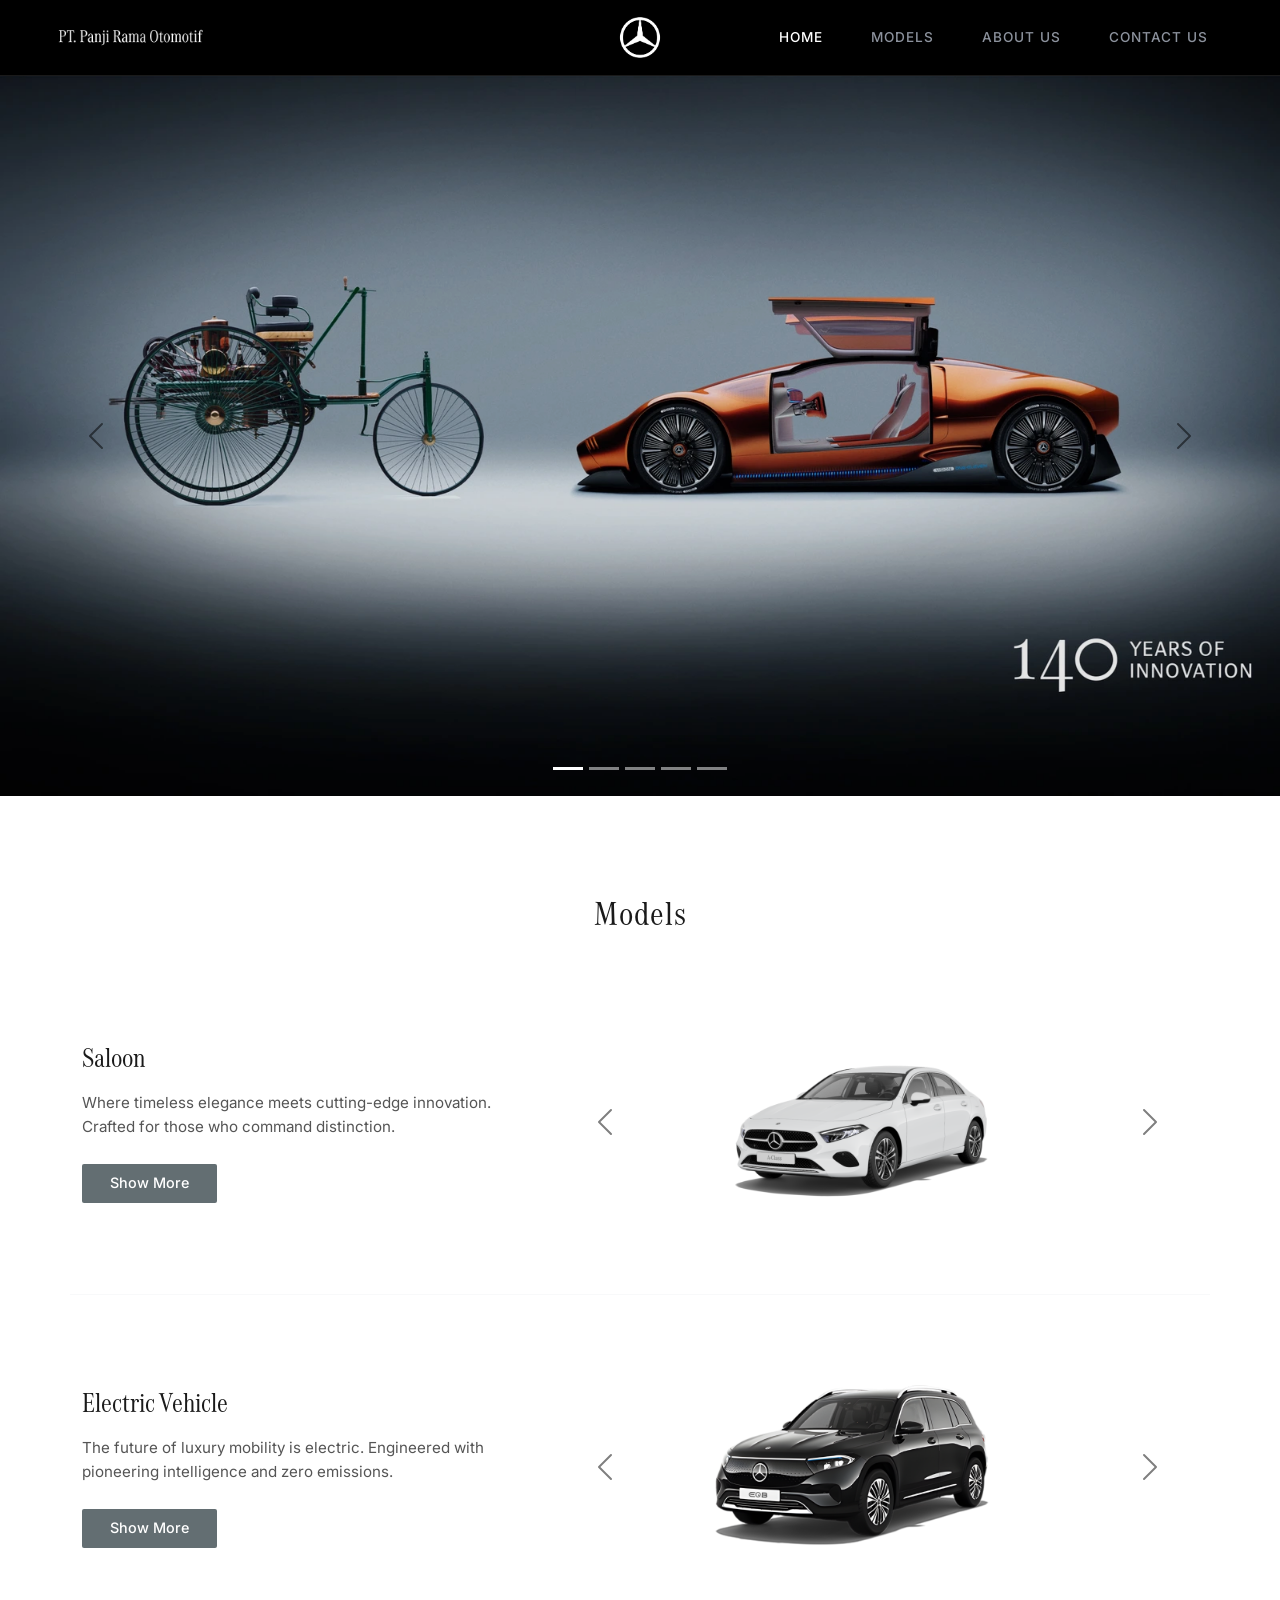
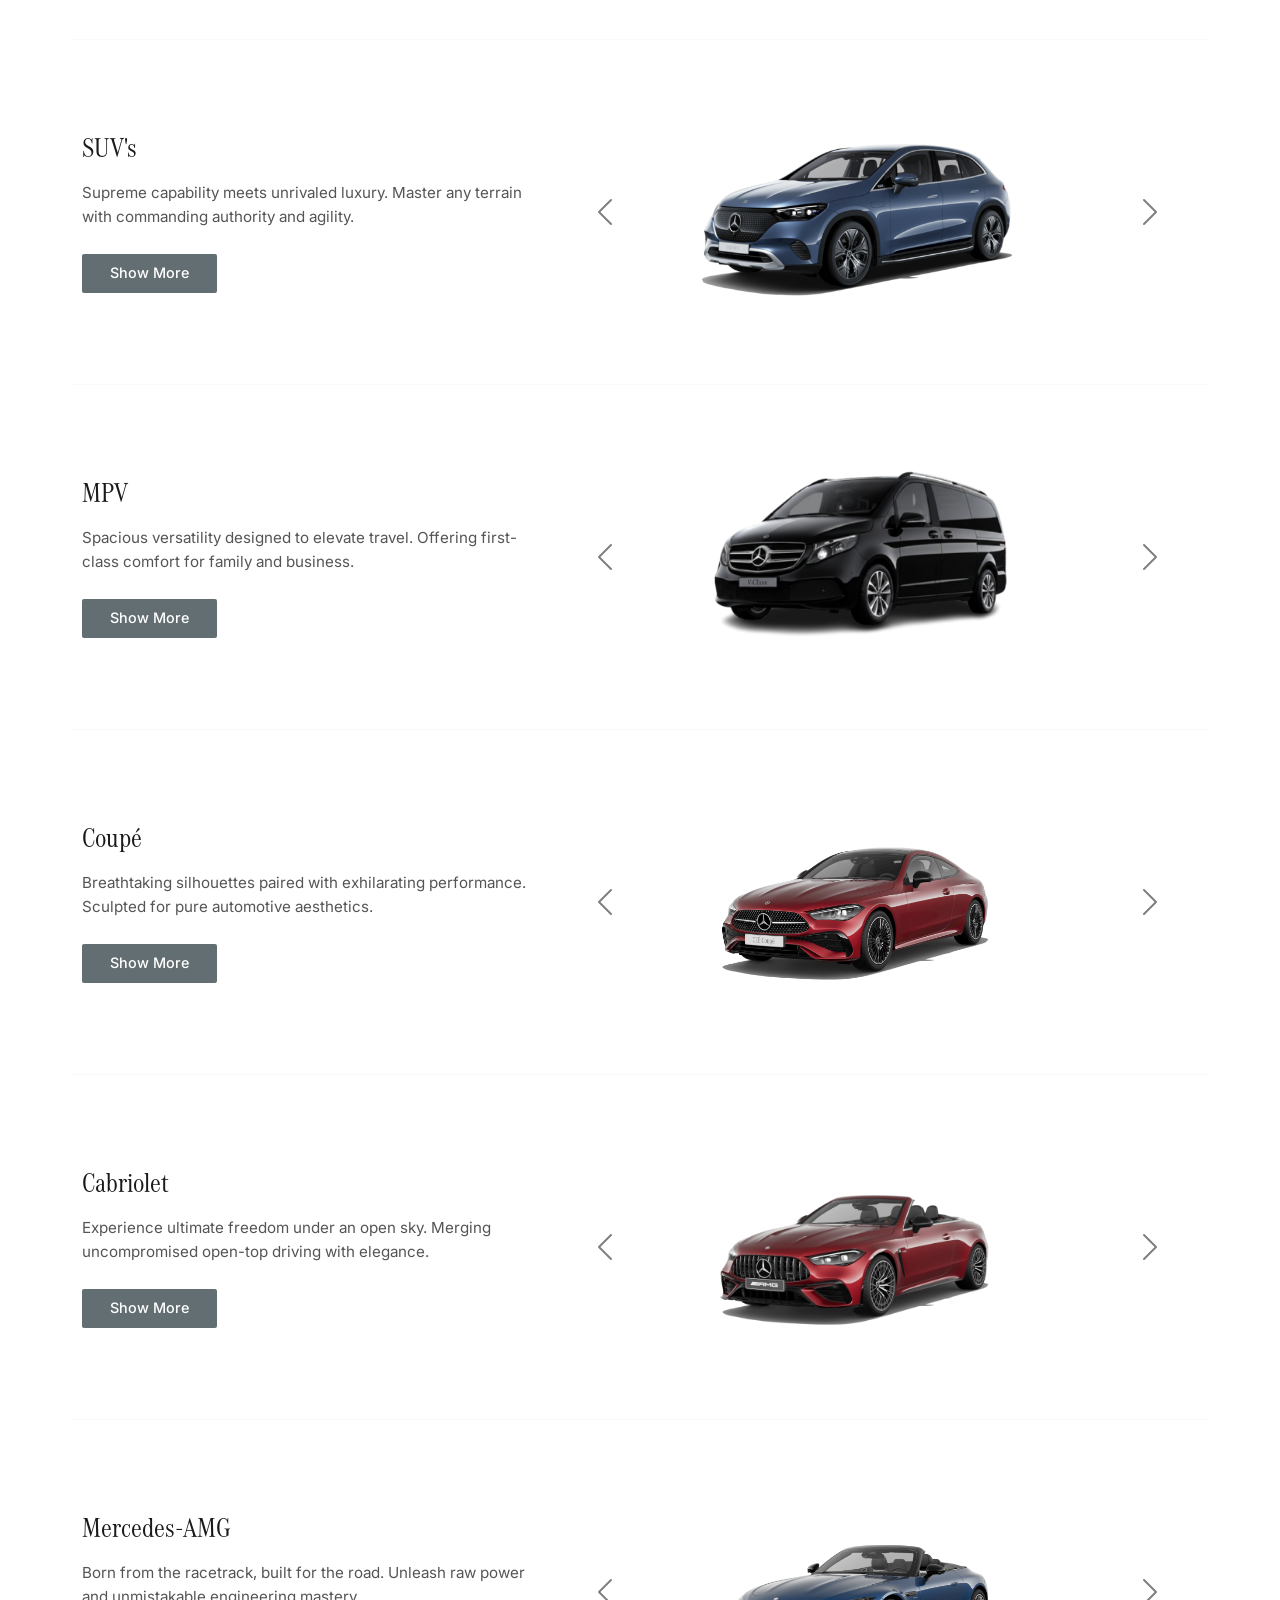
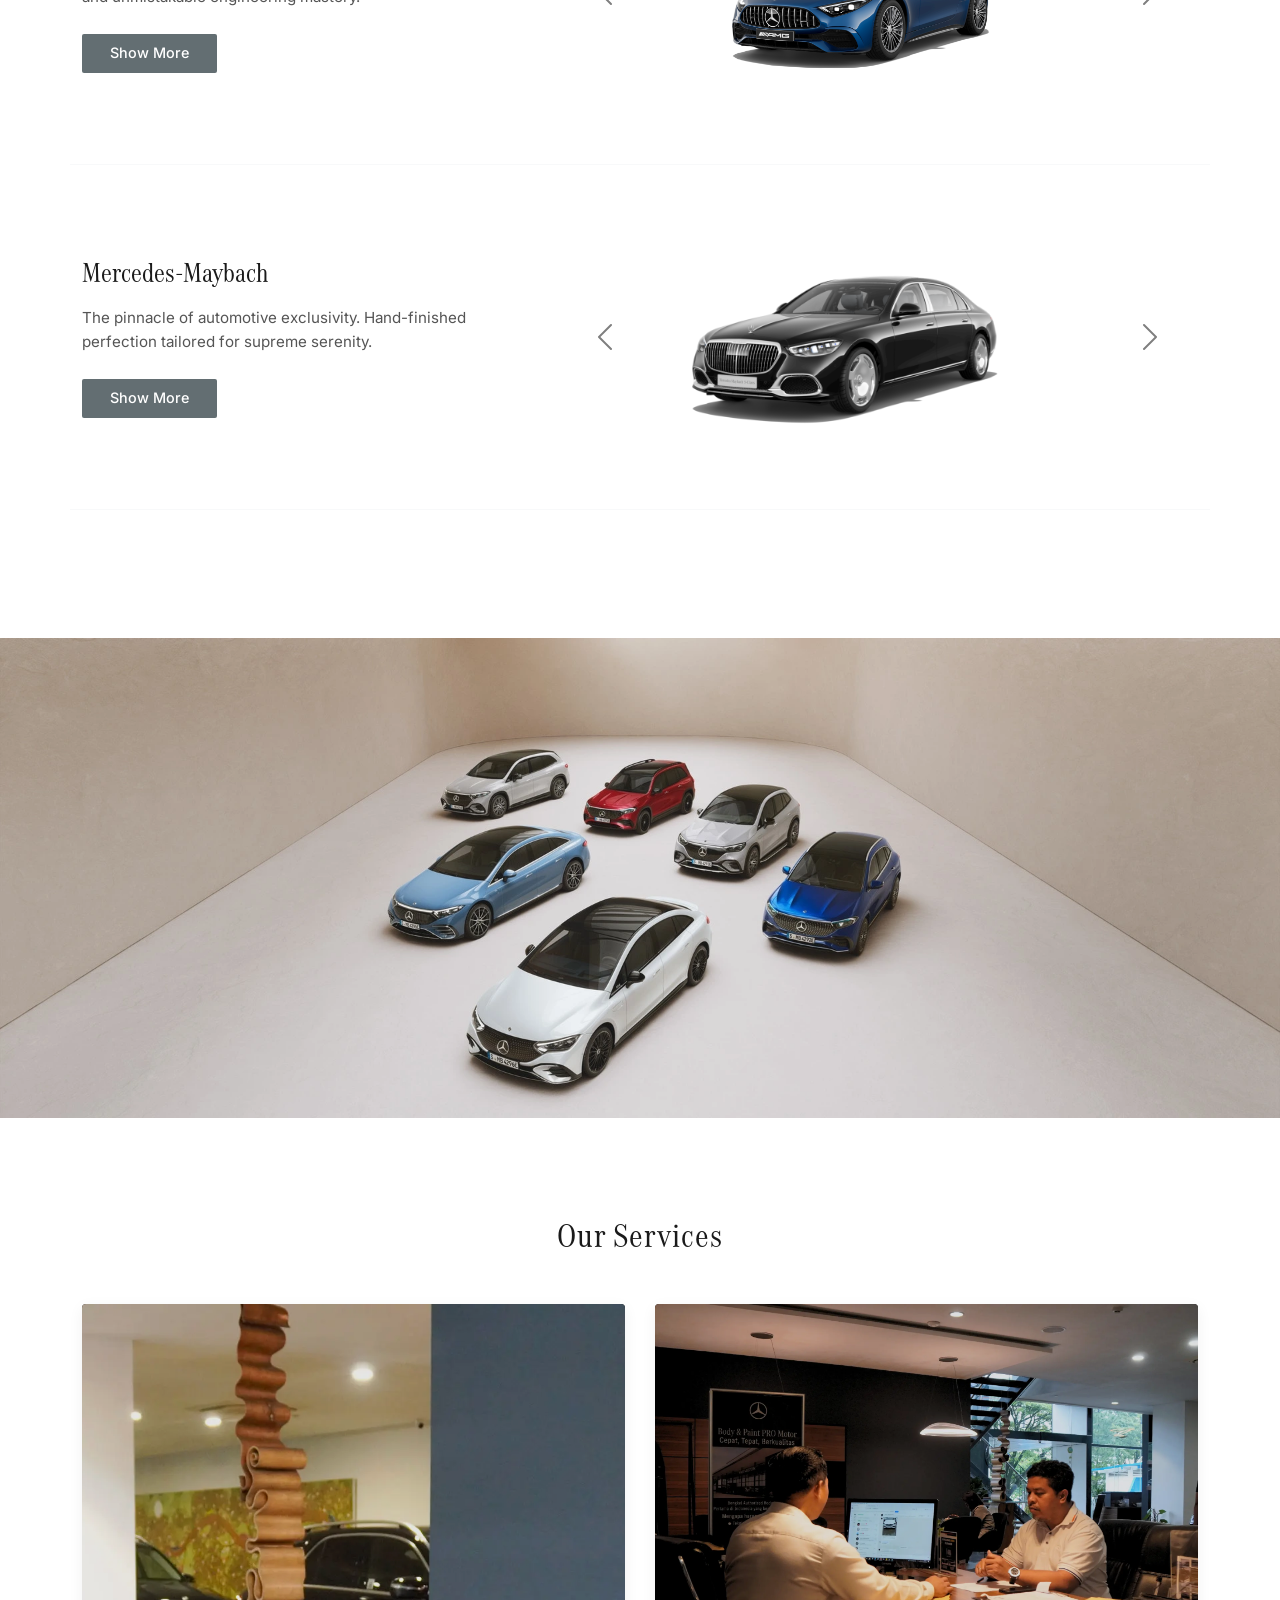
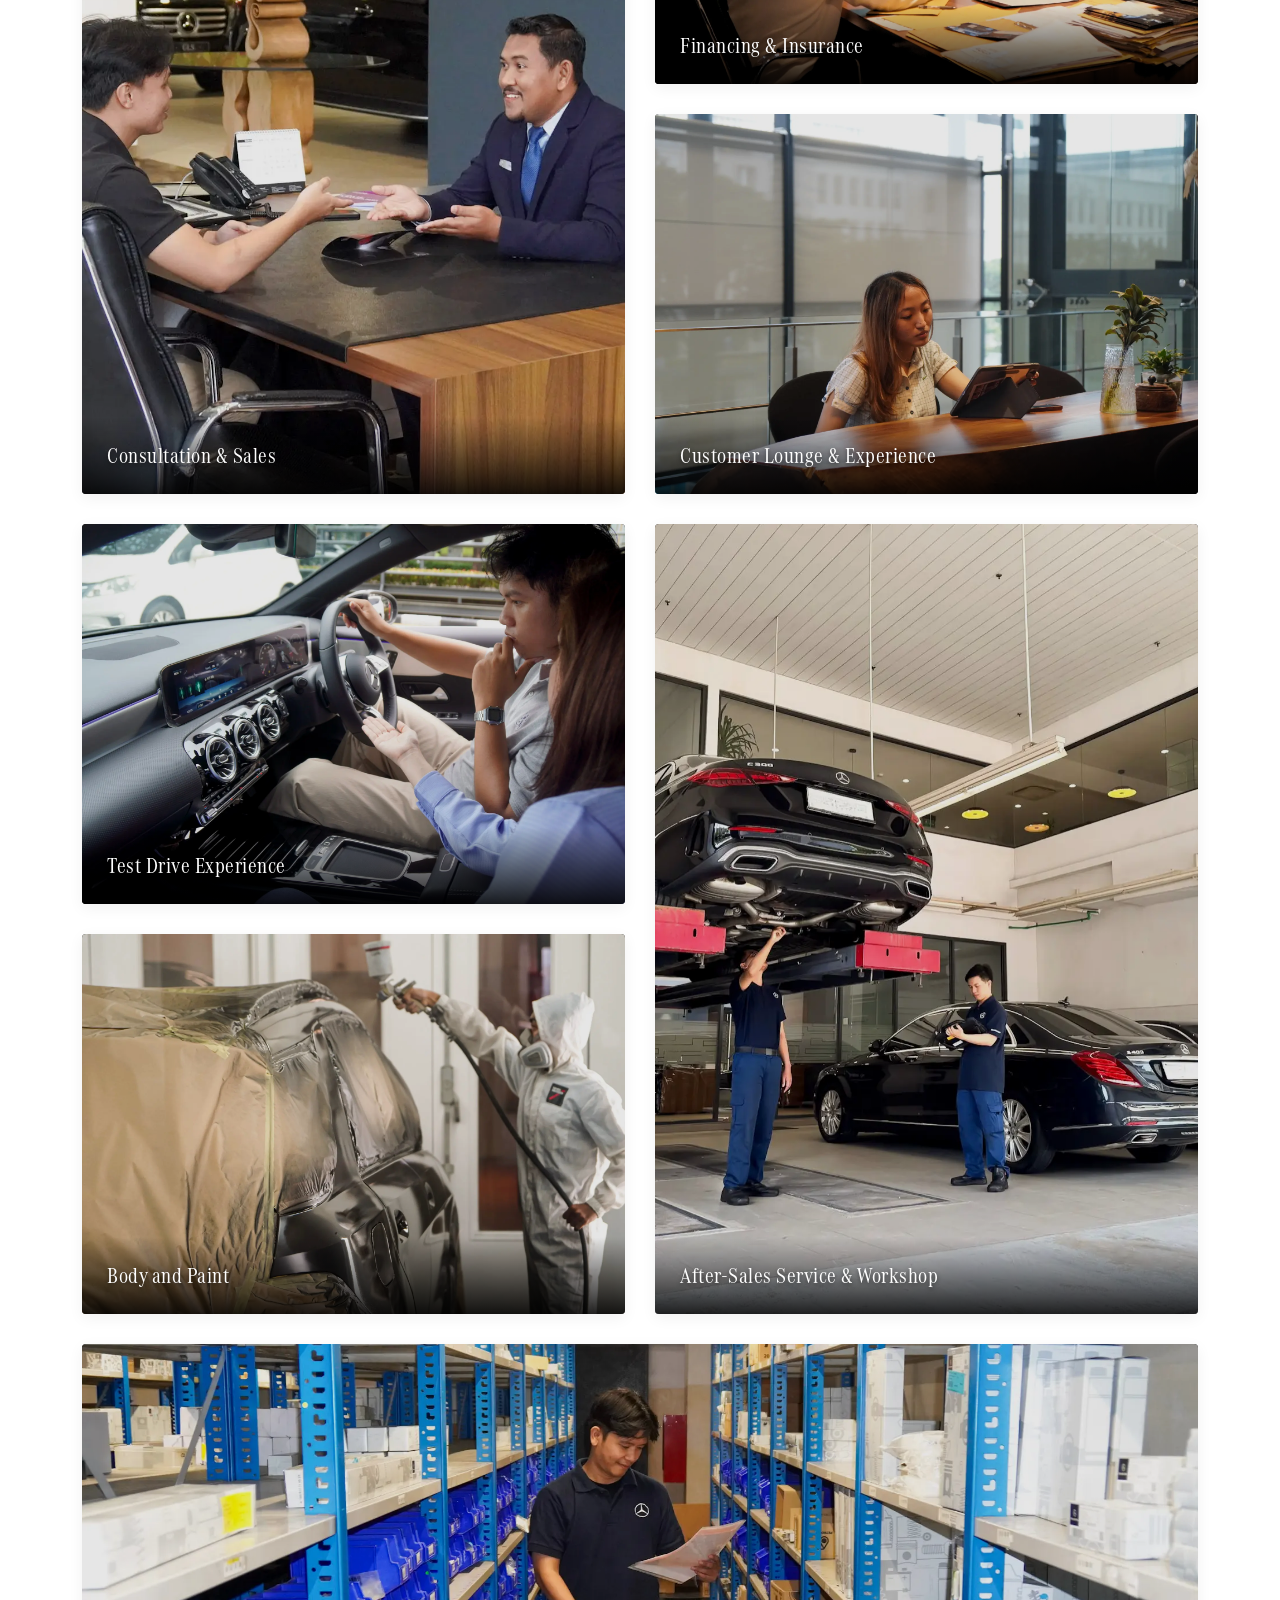
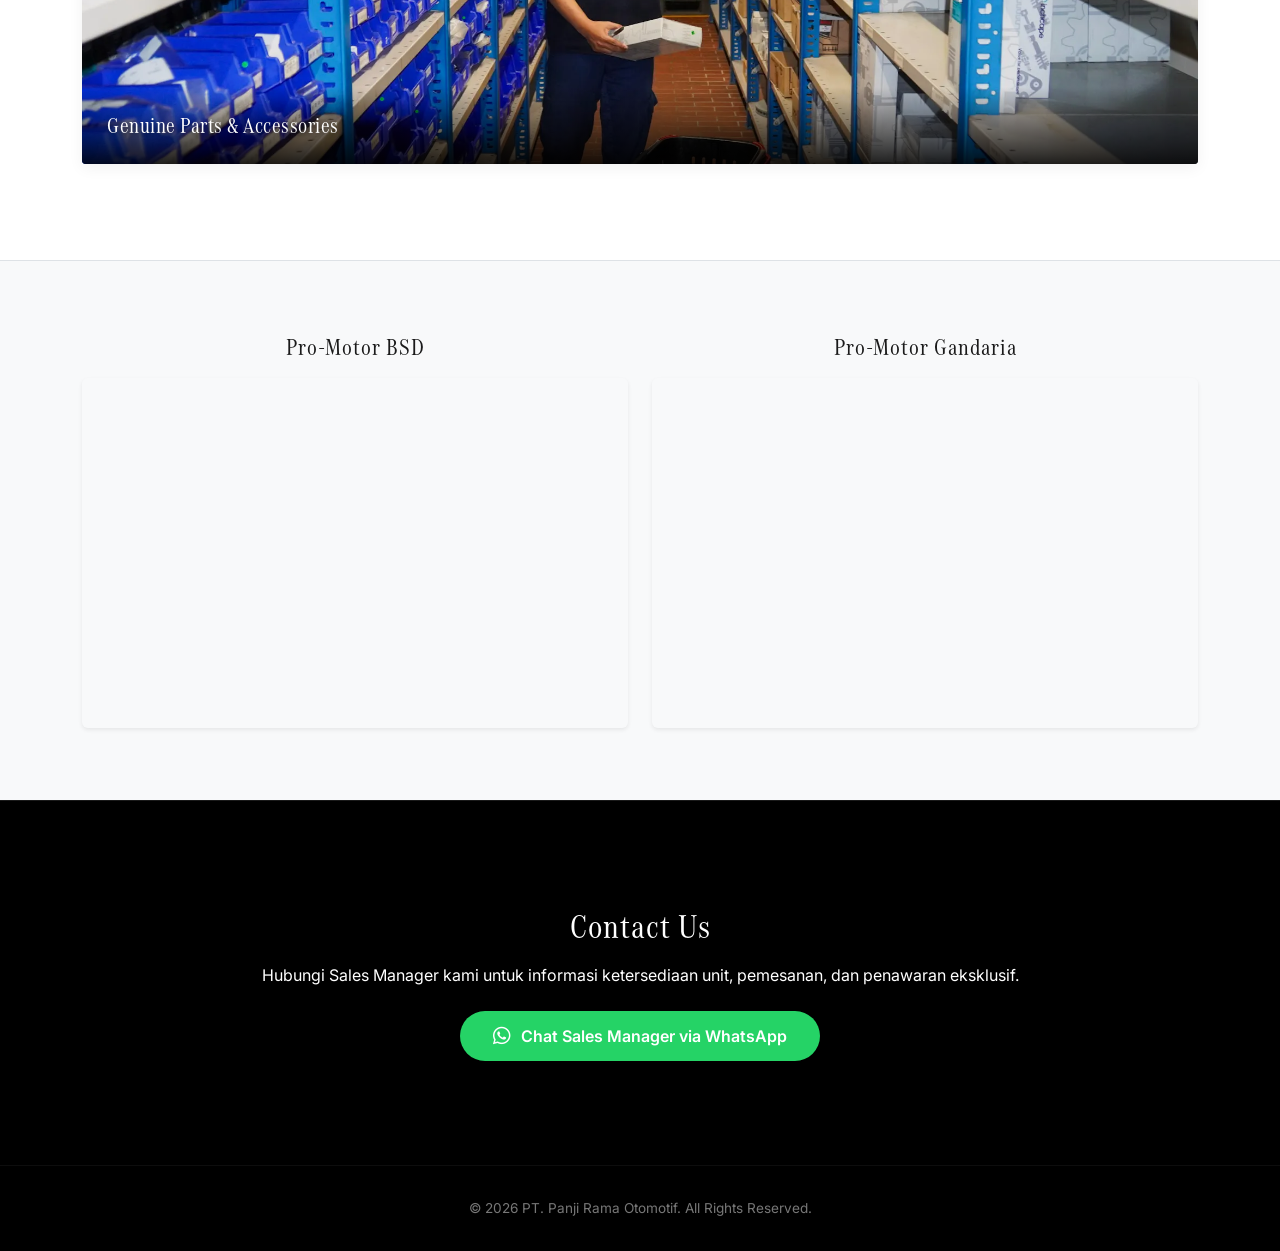
<file: index.html>
<!DOCTYPE html>
<html lang="id">
<head>
    <meta charset="UTF-8">
    <meta name="viewport" content="width=device-width, initial-scale=1.0">
    <title>PT. Panji Rama Otomotif | Luxury Showroom</title>
    <link rel="icon" type="image/png" href="assets/HiRes - Logo PRO Motor.png">
    <!-- Bootstrap 5 CSS -->
    <link href="https://cdn.jsdelivr.net/npm/bootstrap@5.3.2/dist/css/bootstrap.min.css" rel="stylesheet">
    <!-- FontAwesome Icons -->
    <link rel="stylesheet" href="https://cdnjs.cloudflare.com/ajax/libs/font-awesome/6.4.2/css/all.min.css">
    <!-- Google Fonts: Inter & Serif fallback -->
    <link href="https://fonts.googleapis.com/css2?family=Cinzel:wght@500;700&family=Inter:wght@300;400;500;600&display=swap" rel="stylesheet">
    <link rel="stylesheet" href="style.css">
</head>
<body id="home">

    <!-- Navbar -->
    <nav class="navbar navbar-expand-lg navbar-custom sticky-top">
        <div class="container-fluid px-4">
            <!-- Brand / Logo -->
            <a class="navbar-brand d-flex align-items-center gap-2" href="#home">
                <img src="assets/proputih.png" style="width: 150px;" alt="logo promotor">
            </a>

            <div class="d-none d-lg-flex position-absolute start-50 translate-middle-x">
            <img src="assets/LOGOSTAR-WHITE.png" style="width: 45px;" alt="logo star">
        </div>

        <!-- Bagian Kanan: Logo Bintang Mobile & Tombol Toggler -->
        <div class="d-flex align-items-center gap-3 d-lg-none">
            <!-- Logo Bintang untuk Mobile (Ukuran 45px) -->
            <img src="assets/LOGOSTAR-WHITE.png" style="width: 30px;" alt="logo star">
            
            <!-- Mobile Toggler -->
            <button class="navbar-toggler border-0 shadow-none text-light" type="button" data-bs-toggle="collapse" data-bs-target="#navbarNav">
                <i class="fa-solid fa-bars fs-4"></i>
            </button>
        </div>
        
            <!-- Center Logo / Emblem placeholder
            <div class="d-flex align-items-center justify-content-center position-absolute start-50 translate-middle-x d-none d-lg-flex">
                <img src="assets/LOGOSTAR-WHITE.png" style="width: 45px;" alt="logo emblem">
            </div>

            Wrapper Khusus Mobile: Logo Bintang + Tombol Toggler (Agar tetap muncul di HP)
            <div class="d-flex align-items-center gap-2">
                <div class="rounded-circle border border-secondary border-opacity-50 p-1 d-flex align-items-center justify-content-center bg-black d-lg-none" style="width: 38px; height: 38px;">
                    <i class="fa-solid fa-star text-light" style="font-size: 0.75rem;"></i>
                </div>
                <button class="navbar-toggler border-0 shadow-none text-light" type="button" data-bs-toggle="collapse" data-bs-target="#navbarNav">
                    <i class="fa-solid fa-bars fs-4"></i>
                </button>
            </div>

            Mobile Toggler 
            <button class="navbar-toggler border-0 shadow-none text-light" type="button" data-bs-toggle="collapse" data-bs-target="#navbarNav">
                <i class="fa-solid fa-bars fs-4"></i>
            </button>
            -->
        
            <!-- Navigation Links -->
           <div class="collapse navbar-collapse justify-content-end" id="navbarNav">
            <ul class="navbar-nav align-items-lg-center gap-lg-3">
                <li class="nav-item">
                    <a class="nav-link active" href="#home">Home</a>
                </li>
                <li class="nav-item">
                    <a class="nav-link" href="models.html">Models</a>
                </li>
                <li class="nav-item">
                    <a class="nav-link" href="about.html">About Us</a>
                </li>
                <li class="nav-item">
                    <a class="nav-link" href="contactus.html">Contact Us</a>
                </li>
            </ul>
        </div>

    </div>
    </nav>

    <!-- Main Hero Carousel (10 seconds auto interval) -->
    <div id="mainHeroCarousel" class="carousel slide hero-carousel" data-bs-ride="carousel" data-bs-interval="10000">
        <div class="carousel-indicators">
            <button type="button" data-bs-target="#mainHeroCarousel" data-bs-slide-to="0" class="active" aria-current="true" aria-label="Slide 1"></button>
            <button type="button" data-bs-target="#mainHeroCarousel" data-bs-slide-to="1" aria-label="Slide 2"></button>
            <button type="button" data-bs-target="#mainHeroCarousel" data-bs-slide-to="2" aria-label="Slide 3"></button>
            <button type="button" data-bs-target="#mainHeroCarousel" data-bs-slide-to="3" aria-label="Slide 4"></button>
            <button type="button" data-bs-target="#mainHeroCarousel" data-bs-slide-to="4" aria-label="Slide 5"></button>
        </div>
        <div class="carousel-inner">
            <div class="carousel-item active">
                <img src="assets/140years.webp" alt="Showroom Banner 1" onerror="this.src='https://placehold.co/1920x1080/1a1a1a/ffffff?text=Luxury+Collection+1'">
            </div>
            <div class="carousel-item">
                <img src="assets/star-drive.webp" alt="Showroom Banner 3" onerror="this.src='https://placehold.co/1920x1080/1a1a1a/ffffff?text=Luxury+Collection+3'">
            </div>
            <div class="carousel-item">
                <img src="assets/maybachcollections1.webp" alt="Showroom Banner 4" onerror="this.src='https://placehold.co/1920x1080/1a1a1a/ffffff?text=Luxury+Collection+3'">
            </div>
            <div class="carousel-item">
                <img src="assets/bca-expo-2026_web_home-banner_1890x806-1.webp" alt="Showroom Banner 2" onerror="this.src='https://placehold.co/1920x1080/1a1a1a/ffffff?text=Luxury+Collection+2'">
            </div>
            <div class="carousel-item">
                <img src="assets/new-cla1.webp" alt="Showroom Banner 3" onerror="this.src='https://placehold.co/1920x1080/1a1a1a/ffffff?text=Luxury+Collection+3'">
            </div>
        </div>
        <button class="carousel-control-prev" type="button" data-bs-target="#mainHeroCarousel" data-bs-slide="prev">
            <span class="carousel-control-prev-icon" aria-hidden="true"></span>
            <span class="visually-hidden">Previous</span>
        </button>
        <button class="carousel-control-next" type="button" data-bs-target="#mainHeroCarousel" data-bs-slide="next">
            <span class="carousel-control-next-icon" aria-hidden="true"></span>
            <span class="visually-hidden">Next</span>
        </button>
    </div>

    

    <!-- Models Section -->
    <section id="models" class="py-5 my-4">
        <div class="container py-4">
            
            <!-- Section Header -->
            <div class="text-center mb-5">
                <h2 class="models-header mb-3">Models</h2>

            </div>

            <!-- Model Item 1: Saloon -->
            <div class="row align-items-center mb-3 pb-3 border-bottom border-light">
                <div class="col-lg-5 mb-4 mb-lg-0">
                    <h3 class="model-title mb-3">Saloon</h3>
                    <p class="model-desc mb-4">
                        Where timeless elegance meets cutting-edge innovation. Crafted for those who command distinction.
                    </p>
                    <a href="models.html#saloon" target="_blank" class="btn-custom-dark">
                        Show More
                    </a>
                </div>
                <div class="col-lg-7">
                    <div id="saloonCarousel" class="carousel slide sub-carousel" data-bs-ride="carousel">
                        <div class="carousel-inner">
                            <div class="carousel-item active text-center">
                                <img src="assets/A-CLASS.png" class="img-fluid rounded" alt="Saloon 1" onerror="this.src='https://placehold.co/700x400/e9ecef/212529?text=Saloon+Car'">
                            </div>
                            <div class="carousel-item text-center">
                                <img src="assets/C-CLASS.png" class="img-fluid rounded" alt="Saloon 2" onerror="this.src='https://placehold.co/700x400/e9ecef/212529?text=Saloon+Car+2'">
                            </div>
                            <div class="carousel-item text-center">
                                <img src="assets/C-300-AMG.png" class="img-fluid rounded" alt="Saloon 2" onerror="this.src='https://placehold.co/700x400/e9ecef/212529?text=Saloon+Car+2'">
                            </div>
                            <div class="carousel-item text-center">
                                <img src="assets/E-CLASS.png" class="img-fluid rounded" alt="Saloon 2" onerror="this.src='https://placehold.co/700x400/e9ecef/212529?text=Saloon+Car+2'">
                            </div>
                            <div class="carousel-item text-center">
                                <img src="assets/E-300-AMG-Line.png" class="img-fluid rounded" alt="Saloon 2" onerror="this.src='https://placehold.co/700x400/e9ecef/212529?text=Saloon+Car+2'">
                            </div>
                            <div class="carousel-item text-center">
                                <img src="assets/S-CLASS.png" class="img-fluid rounded" alt="Saloon 2" onerror="this.src='https://placehold.co/700x400/e9ecef/212529?text=Saloon+Car+2'">
                            </div>
                            <div class="carousel-item text-center">
                                <img src="assets/EQE.png" class="img-fluid rounded" alt="Saloon 2" onerror="this.src='https://placehold.co/700x400/e9ecef/212529?text=Saloon+Car+2'">
                            </div>
                            <div class="carousel-item text-center">
                                <img src="assets/EQS-450-Art-Line.png" class="img-fluid rounded" alt="Saloon 2" onerror="this.src='https://placehold.co/700x400/e9ecef/212529?text=Saloon+Car+2'">
                            </div>
                            <div class="carousel-item text-center">
                                <img src="assets/EQS-AMG-Line.png" class="img-fluid rounded" alt="Saloon 2" onerror="this.src='https://placehold.co/700x400/e9ecef/212529?text=Saloon+Car+2'">
                            </div>
                            <div class="carousel-item text-center">
                                <img src="assets/EQS.png" class="img-fluid rounded" alt="Saloon 2" onerror="this.src='https://placehold.co/700x400/e9ecef/212529?text=Saloon+Car+2'">
                            </div>
                            <div class="carousel-item text-center">
                                <img src="assets/MAYBACH-S-CLASS.png" class="img-fluid rounded" alt="Saloon 2" onerror="this.src='https://placehold.co/700x400/e9ecef/212529?text=Saloon+Car+2'">
                            </div>
                            <div class="carousel-item text-center">
                                <img src="assets/AMG-A-35.png" class="img-fluid rounded" alt="Saloon 2" onerror="this.src='https://placehold.co/700x400/e9ecef/212529?text=Saloon+Car+2'">
                            </div>
                        </div>
                        <button class="carousel-control-prev" type="button" data-bs-target="#saloonCarousel" data-bs-slide="prev">
                            <span class="carousel-control-prev-icon" aria-hidden="true"></span>
                            <span class="visually-hidden">Previous</span>
                        </button>
                        <button class="carousel-control-next" type="button" data-bs-target="#saloonCarousel" data-bs-slide="next">
                            <span class="carousel-control-next-icon" aria-hidden="true"></span>
                            <span class="visually-hidden">Next</span>
                        </button>
                    </div>
                </div>
            </div>

            <!-- Model Item 2: Electric Vehicle -->
            <div class="row align-items-center mb-3 pb-3 border-bottom border-light">
                <div class="col-lg-5 mb-4 mb-lg-0">
                    <h3 class="model-title mb-3">Electric Vehicle</h3>
                    <p class="model-desc mb-4">
                        The future of luxury mobility is electric. Engineered with pioneering intelligence and zero emissions.
                    </p>
                    <a href="models.html#electric" target="_blank" class="btn-custom-dark">
                        Show More
                    </a>
                </div>
                <div class="col-lg-7">
                    <div id="evCarousel" class="carousel slide sub-carousel" data-bs-ride="carousel">
                        <div class="carousel-inner">
                            <div class="carousel-item active text-center">
                                <img src="assets/EQB-250.png" class="img-fluid rounded" alt="EV 1" onerror="this.src='https://placehold.co/700x400/e9ecef/212529?text=Electric+Vehicle'">
                            </div>
                            <div class="carousel-item text-center">
                                <img src="assets/EQE.png" class="img-fluid rounded" alt="EV 2" onerror="this.src='https://placehold.co/700x400/e9ecef/212529?text=Electric+Vehicle+2'">
                            </div>
                            <div class="carousel-item text-center">
                                <img src="assets/EQE-SUV.png" class="img-fluid rounded" alt="EV 2" onerror="this.src='https://placehold.co/700x400/e9ecef/212529?text=Electric+Vehicle+2'">
                            </div>
                            <div class="carousel-item text-center">
                                <img src="assets/EQS-450-Art-Line.png" class="img-fluid rounded" alt="EV 2" onerror="this.src='https://placehold.co/700x400/e9ecef/212529?text=Electric+Vehicle+2'">
                            </div>
                            <div class="carousel-item text-center">
                                <img src="assets/EQS-AMG-Line.png" class="img-fluid rounded" alt="EV 2" onerror="this.src='https://placehold.co/700x400/e9ecef/212529?text=Electric+Vehicle+2'">
                            </div>
                            <div class="carousel-item text-center">
                                <img src="assets/EQS.png" class="img-fluid rounded" alt="EV 2" onerror="this.src='https://placehold.co/700x400/e9ecef/212529?text=Electric+Vehicle+2'">
                            </div>
                            <div class="carousel-item text-center">
                                <img src="assets/EQS-680-SUV.png" class="img-fluid rounded" alt="EV 2" onerror="this.src='https://placehold.co/700x400/e9ecef/212529?text=Electric+Vehicle+2'">
                            </div>
                            <div class="carousel-item text-center">
                                <img src="assets/MAYBACH-EQS.png" class="img-fluid rounded" alt="EV 2" onerror="this.src='https://placehold.co/700x400/e9ecef/212529?text=Electric+Vehicle+2'">
                            </div>
                            <div class="carousel-item text-center">
                                <img src="assets/G-580.png" class="img-fluid rounded" alt="EV 2" onerror="this.src='https://placehold.co/700x400/e9ecef/212529?text=Electric+Vehicle+2'">
                            </div>
                        </div>
                        <button class="carousel-control-prev" type="button" data-bs-target="#evCarousel" data-bs-slide="prev">
                            <span class="carousel-control-prev-icon" aria-hidden="true"></span>
                            <span class="visually-hidden">Previous</span>
                        </button>
                        <button class="carousel-control-next" type="button" data-bs-target="#evCarousel" data-bs-slide="next">
                            <span class="carousel-control-next-icon" aria-hidden="true"></span>
                            <span class="visually-hidden">Next</span>
                        </button>
                    </div>
                </div>
            </div>

            <!-- Model Item 3: SUV & Off-Roader -->
            <div class="row align-items-center mb-3 pb-3 border-bottom border-light">
                <div class="col-lg-5 mb-4 mb-lg-0">
                    <h3 class="model-title mb-3">SUV's</h3>
                    <p class="model-desc mb-4">
                        Supreme capability meets unrivaled luxury. Master any terrain with commanding authority and agility.
                    </p>
                    <a href="models.html#suv" target="_blank" class="btn-custom-dark">
                        Show More
                    </a>
                </div>
                <div class="col-lg-7">
                    <div id="suvCarousel" class="carousel slide sub-carousel" data-bs-ride="carousel">
                        <div class="carousel-inner">
                            <div class="carousel-item active text-center">
                                <img src="assets/EQE-SUV.png" class="img-fluid rounded" alt="SUV 1" onerror="this.src='https://placehold.co/700x400/e9ecef/212529?text=SUV+Car'">
                            </div>
                            <div class="carousel-item text-center">
                                <img src="assets/EQS-SUV.png" class="img-fluid rounded" alt="SUV 2" onerror="this.src='https://placehold.co/700x400/e9ecef/212529?text=SUV+Car+2'">
                            </div>
                            <div class="carousel-item text-center">
                                <img src="assets/AMG-GLA-35.png" class="img-fluid rounded" alt="SUV 2" onerror="this.src='https://placehold.co/700x400/e9ecef/212529?text=SUV+Car+2'">
                            </div>
                             <div class="carousel-item text-center">
                                <img src="assets/EQB-250.png" class="img-fluid rounded" alt="SUV 2" onerror="this.src='https://placehold.co/700x400/e9ecef/212529?text=SUV+Car+2'">
                            </div>
                            <div class="carousel-item text-center">
                                <img src="assets/AMG-GLA-35.png" class="img-fluid rounded" alt="SUV 2" onerror="this.src='https://placehold.co/700x400/e9ecef/212529?text=SUV+Car+2'">
                            </div>
                            <div class="carousel-item text-center">
                                <img src="assets/GLB.png" class="img-fluid rounded" alt="SUV 2" onerror="this.src='https://placehold.co/700x400/e9ecef/212529?text=SUV+Car+2'">
                            </div>
                            <div class="carousel-item text-center">
                                <img src="assets/GLC.png" class="img-fluid rounded" alt="SUV 2" onerror="this.src='https://placehold.co/700x400/e9ecef/212529?text=SUV+Car+2'">
                            </div>
                            <div class="carousel-item text-center">
                                <img src="assets/GLE.png" class="img-fluid rounded" alt="SUV 2" onerror="this.src='https://placehold.co/700x400/e9ecef/212529?text=SUV+Car+2'">
                            </div>
                            <div class="carousel-item text-center">
                                <img src="assets/GLS.png" class="img-fluid rounded" alt="SUV 2" onerror="this.src='https://placehold.co/700x400/e9ecef/212529?text=SUV+Car+2'">
                            </div>
                            <div class="carousel-item text-center">
                                <img src="assets/EQA-250-Art-Line.png" class="img-fluid rounded" alt="SUV 2" onerror="this.src='https://placehold.co/700x400/e9ecef/212529?text=SUV+Car+2'">
                            </div>
                            <div class="carousel-item text-center">
                                <img src="assets/G-63-AMG.png" class="img-fluid rounded" alt="SUV 2" onerror="this.src='https://placehold.co/700x400/e9ecef/212529?text=SUV+Car+2'">
                            </div>
                            <div class="carousel-item text-center">
                                <img src="assets/G-500.png" class="img-fluid rounded" alt="SUV 2" onerror="this.src='https://placehold.co/700x400/e9ecef/212529?text=SUV+Car+2'">
                            </div>
                            <div class="carousel-item text-center">
                                <img src="assets/G-580.png" class="img-fluid rounded" alt="SUV 2" onerror="this.src='https://placehold.co/700x400/e9ecef/212529?text=SUV+Car+2'">
                            </div>
                            <div class="carousel-item text-center">
                                <img src="assets/GLS-MAYBACH.png" class="img-fluid rounded" alt="SUV 2" onerror="this.src='https://placehold.co/700x400/e9ecef/212529?text=SUV+Car+2'">
                            </div>
                            <div class="carousel-item text-center">
                                <img src="assets/EQS-680-SUV.png" class="img-fluid rounded" alt="SUV 2" onerror="this.src='https://placehold.co/700x400/e9ecef/212529?text=SUV+Car+2'">
                            </div>
                        </div>
                        <button class="carousel-control-prev" type="button" data-bs-target="#suvCarousel" data-bs-slide="prev">
                            <span class="carousel-control-prev-icon" aria-hidden="true"></span>
                            <span class="visually-hidden">Previous</span>
                        </button>
                        <button class="carousel-control-next" type="button" data-bs-target="#suvCarousel" data-bs-slide="next">
                            <span class="carousel-control-next-icon" aria-hidden="true"></span>
                            <span class="visually-hidden">Next</span>
                        </button>
                    </div>
                </div>
            </div>

            <!-- Model Item 4: MPV -->
            <div class="row align-items-center mb-3 pb-3 border-bottom border-light">
                <div class="col-lg-5 mb-4 mb-lg-0">
                    <h3 class="model-title mb-3">MPV</h3>
                    <p class="model-desc mb-4">
                        Spacious versatility designed to elevate travel. Offering first-class comfort for family and business.
                    </p>
                    <a href="models.html#mpv" target="_blank" class="btn-custom-dark">
                        Show More
                    </a>
                </div>
                <div class="col-lg-7">
                    <div id="mpvCarousel" class="carousel slide sub-carousel" data-bs-ride="carousel">
                        <div class="carousel-inner">
                            <div class="carousel-item active text-center">
                                <img src="assets/V-CLASS.png" class="img-fluid rounded" alt="SUV 1" onerror="this.src='https://placehold.co/700x400/e9ecef/212529?text=SUV+Car'">
                            </div>
                        </div>
                        <button class="carousel-control-prev" type="button" data-bs-target="#mpvCarousel" data-bs-slide="prev">
                            <span class="carousel-control-prev-icon" aria-hidden="true"></span>
                            <span class="visually-hidden">Previous</span>
                        </button>
                        <button class="carousel-control-next" type="button" data-bs-target="#mpvCarousel" data-bs-slide="next">
                            <span class="carousel-control-next-icon" aria-hidden="true"></span>
                            <span class="visually-hidden">Next</span>
                        </button>
                    </div>
                </div>
            </div>
            <!-- Model Item 5: Coupe -->
            <div class="row align-items-center mb-3 pb-3 border-bottom border-light">
                <div class="col-lg-5 mb-4 mb-lg-0">
                    <h3 class="model-title mb-3">Coupé</h3>
                    <p class="model-desc mb-4">
                        Breathtaking silhouettes paired with exhilarating performance. Sculpted for pure automotive aesthetics.
                    </p>
                    <a href="models.html#coupe" target="_blank" class="btn-custom-dark">
                        Show More
                    </a>
                </div>
                <div class="col-lg-7">
                    <div id="coupeCarousel" class="carousel slide sub-carousel" data-bs-ride="carousel">
                        <div class="carousel-inner">
                            <div class="carousel-item active text-center">
                                <img src="assets/CLE-300-AMG-Line.avif" class="img-fluid rounded" alt="SUV 1" onerror="this.src='https://placehold.co/700x400/e9ecef/212529?text=SUV+Car'">
                            </div>
                            <div class="carousel-item text-center">
                                <img src="assets/CLA.png" class="img-fluid rounded" alt="SUV 2" onerror="this.src='https://placehold.co/700x400/e9ecef/212529?text=SUV+Car+2'">
                            </div>
                        </div>
                        <button class="carousel-control-prev" type="button" data-bs-target="#coupeCarousel" data-bs-slide="prev">
                            <span class="carousel-control-prev-icon" aria-hidden="true"></span>
                            <span class="visually-hidden">Previous</span>
                        </button>
                        <button class="carousel-control-next" type="button" data-bs-target="#coupeCarousel" data-bs-slide="next">
                            <span class="carousel-control-next-icon" aria-hidden="true"></span>
                            <span class="visually-hidden">Next</span>
                        </button>
                    </div>
                </div>
            </div>
            <!-- Model Item 6: cabriolet -->
            <div class="row align-items-center mb-3 pb-3 border-bottom border-light">
                <div class="col-lg-5 mb-4 mb-lg-0">
                    <h3 class="model-title mb-3">Cabriolet</h3>
                    <p class="model-desc mb-4">
                        Experience ultimate freedom under an open sky. Merging uncompromised open-top driving with elegance.
                    </p>
                    <a href="models.html#cabriolet" target="_blank" class="btn-custom-dark">
                        Show More
                    </a>
                </div>
                <div class="col-lg-7">
                    <div id="cabrioletCarousel" class="carousel slide sub-carousel" data-bs-ride="carousel">
                        <div class="carousel-inner">
                            <div class="carousel-item active text-center">
                                <img src="assets/CLE-53-Cabriolet.png" class="img-fluid rounded" alt="SUV 1" onerror="this.src='https://placehold.co/700x400/e9ecef/212529?text=SUV+Car'">
                            </div>
                            <div class="carousel-item text-center">
                                <img src="assets/SL-43.png" class="img-fluid rounded" alt="SUV 2" onerror="this.src='https://placehold.co/700x400/e9ecef/212529?text=SUV+Car'">
                            </div>
                        </div>
                        <button class="carousel-control-prev" type="button" data-bs-target="#cabrioletCarousel" data-bs-slide="prev">
                            <span class="carousel-control-prev-icon" aria-hidden="true"></span>
                            <span class="visually-hidden">Previous</span>
                        </button>
                        <button class="carousel-control-next" type="button" data-bs-target="#cabrioletCarousel" data-bs-slide="next">
                            <span class="carousel-control-next-icon" aria-hidden="true"></span>
                            <span class="visually-hidden">Next</span>
                        </button>
                    </div>
                </div>
            </div>
            <!-- Model Item 7: AMG -->
            <div class="row align-items-center mb-3 pb-3 border-bottom border-light">
                <div class="col-lg-5 mb-4 mb-lg-0">
                    <h3 class="model-title mb-3">Mercedes-AMG</h3>
                    <p class="model-desc mb-4">
                        Born from the racetrack, built for the road. Unleash raw power and unmistakable engineering mastery.
                    </p>
                    <a href="models.html#amg" target="_blank" class="btn-custom-dark">
                        Show More
                    </a>
                </div>
                <div class="col-lg-7">
                    <div id="amgCarousel" class="carousel slide sub-carousel" data-bs-ride="carousel">
                        <div class="carousel-inner">
                            <div class="carousel-item active text-center">
                                <img src="assets/SL-43.png" class="img-fluid rounded" alt="SUV 1" onerror="this.src='https://placehold.co/700x400/e9ecef/212529?text=SUV+Car'">
                            </div>
                            <div class="carousel-item text-center">
                                <img src="assets/AMG-GLA-35.png" class="img-fluid rounded" alt="SUV 2" onerror="this.src='https://placehold.co/700x400/e9ecef/212529?text=SUV+Car+2'">
                            </div>
                            <div class="carousel-item text-center">
                                <img src="assets/G-63-AMG.png" class="img-fluid rounded" alt="SUV 2" onerror="this.src='https://placehold.co/700x400/e9ecef/212529?text=SUV+Car+2'">
                            </div>
                             <div class="carousel-item text-center">
                                <img src="assets/CLE-53-Cabriolet.png" class="img-fluid rounded" alt="SUV 2" onerror="this.src='https://placehold.co/700x400/e9ecef/212529?text=SUV+Car+2'">
                            </div>
                            <div class="carousel-item text-center">
                                <img src="assets/AMG-A-35.png" class="img-fluid rounded" alt="SUV 2" onerror="this.src='https://placehold.co/700x400/e9ecef/212529?text=SUV+Car+2'">
                            </div>
                            <div class="carousel-item text-center">
                                <img src="assets/C-63.png" class="img-fluid rounded" alt="SUV 2" onerror="this.src='https://placehold.co/700x400/e9ecef/212529?text=SUV+Car+2'">
                            </div>
                            <div class="carousel-item text-center">
                                <img src="assets/GT-63-PRO.png" class="img-fluid rounded" alt="SUV 2" onerror="this.src='https://placehold.co/700x400/e9ecef/212529?text=SUV+Car+2'">
                            </div>
                            <div class="carousel-item text-center">
                                <img src="assets/GLC-Coupe.png" class="img-fluid rounded" alt="SUV 2" onerror="this.src='https://placehold.co/700x400/e9ecef/212529?text=SUV+Car+2'">
                            </div>
                            <div class="carousel-item text-center">
                                <img src="assets/GLE-53.png" class="img-fluid rounded" alt="SUV 2" onerror="this.src='https://placehold.co/700x400/e9ecef/212529?text=SUV+Car+2'">
                            </div>
                        </div>
                        <button class="carousel-control-prev" type="button" data-bs-target="#amgCarousel" data-bs-slide="prev">
                            <span class="carousel-control-prev-icon" aria-hidden="true"></span>
                            <span class="visually-hidden">Previous</span>
                        </button>
                        <button class="carousel-control-next" type="button" data-bs-target="#amgCarousel" data-bs-slide="next">
                            <span class="carousel-control-next-icon" aria-hidden="true"></span>
                            <span class="visually-hidden">Next</span>
                        </button>
                    </div>
                </div>
            </div>
            <!-- Model Item 8: Maybach -->
            <div class="row align-items-center mb-3 pb-3 border-bottom border-light">
                <div class="col-lg-5 mb-4 mb-lg-0">
                    <h3 class="model-title mb-3">Mercedes-Maybach</h3>
                    <p class="model-desc mb-4">
                        The pinnacle of automotive exclusivity. Hand-finished perfection tailored for supreme serenity.
                    </p>
                    <a href="models.html#maybach" target="_blank" class="btn-custom-dark">
                        Show More
                    </a>
                </div>
                <div class="col-lg-7">
                    <div id="maybachCarousel" class="carousel slide sub-carousel" data-bs-ride="carousel">
                        <div class="carousel-inner">
                            <div class="carousel-item active text-center">
                                <img src="assets/MAYBACH-S-CLASS.png" class="img-fluid rounded" alt="SUV 1" onerror="this.src='https://placehold.co/700x400/e9ecef/212529?text=SUV+Car'">
                            </div>
                            <div class="carousel-item text-center">
                                <img src="assets/MAYBACH-EQS.png" class="img-fluid rounded" alt="SUV 2" onerror="this.src='https://placehold.co/700x400/e9ecef/212529?text=SUV+Car+2'">
                            </div>
                            <div class="carousel-item text-center">
                                <img src="assets/EQS-680-SUV.png" class="img-fluid rounded" alt="SUV 2" onerror="this.src='https://placehold.co/700x400/e9ecef/212529?text=SUV+Car+2'">
                            </div>
                        </div>
                        <button class="carousel-control-prev" type="button" data-bs-target="#maybachCarousel" data-bs-slide="prev">
                            <span class="carousel-control-prev-icon" aria-hidden="true"></span>
                            <span class="visually-hidden">Previous</span>
                        </button>
                        <button class="carousel-control-next" type="button" data-bs-target="#maybachCarousel" data-bs-slide="next">
                            <span class="carousel-control-next-icon" aria-hidden="true"></span>
                            <span class="visually-hidden">Next</span>
                        </button>
                    </div>
                </div>
            </div>

        </div>
    </section>

    <div class="banner-section">
        <img src="assets/web_banner-image_homepage_1.webp" alt="Showroom Lineup Banner" onerror="this.src='https://placehold.co/1920x720/e9ecef/212529?text=Showroom+Lineup'">
    </div>

    <!-- Our Services Section (7 Photos Zig-Zag Layout with Online Placeholders) -->
<section id="services" class="py-5 my-4">
    <div class="container py-4">
        <div class="text-center mb-5">
            <h2 class="models-header mb-3">Our Services</h2>
        </div>

        <div class="services-grid">
            <!-- Foto 1 (Kiri Besar) -->
            <div class="service-card service-card-large">
                <img src="assets/1.webp" alt="Consultation & Sales">
                <div class="service-caption">
                    <h4 class="service-title">Consultation & Sales</h4>
                </div>
            </div>

            <!-- Foto 2 (Kanan Atas) -->
            <div class="service-card">
                <img src="assets/7.webp" alt="Financing & Insurance">
                <div class="service-caption">
                    <h4 class="service-title">Financing & Insurance</h4>
                </div>
            </div>

            <!-- Foto 3 (Kanan Bawah dari baris atas) -->
            <div class="service-card">
                <img src="assets/6.webp" alt="Customer Lounge & Experience">
                <div class="service-caption">
                    <h4 class="service-title">Customer Lounge & Experience</h4>
                </div>
            </div>

            <!-- Foto 4 (Kiri Bawah) -->
            <div class="service-card">
                <img src="assets/2.webp" alt="Test Drive Experience">
                <div class="service-caption">
                    <h4 class="service-title">Test Drive Experience</h4>
                </div>
            </div>

            <!-- Foto 5 (Kanan Tengah) -->
            <div class="service-card service-card-large">
                <img src="assets/4.webp" alt="After-Sales Service & Workshop">
                <div class="service-caption">
                    <h4 class="service-title">After-Sales Service & Workshop</h4>
                </div>
            </div>

            <!-- Foto 6 (Kiri Bawah-tengah) -->
            <div class="service-card">
                <img src="assets/5.webp" alt="Body and Paint">
                <div class="service-caption">
                    <h4 class="service-title">Body and Paint</h4>
                </div>
            </div>

            <!-- Foto 7 (Penuh di bawah / Span Full) -->
            <div class="service-card service-card-full">
                <img src="assets/3.webp" alt="Genuine Parts & Accessories">
                <div class="service-caption">
                    <h4 class="service-title">Genuine Parts & Accessories</h4>
                </div>
            </div>
        </div>
    </div>
</section>

<!-- Maps Section -->
<section id="locations" class="py-5 bg-light border-top">
    <div class="container py-4">
        <div class="row g-4">
            <!-- Pro-Motor BSD -->
            <div class="col-lg-6">
                <h3 class="models-header fs-4 text-center mb-3">Pro-Motor BSD</h3>
                <div class="map-container rounded shadow-sm overflow-hidden" style="height: 350px;">
                    <iframe src="https://www.google.com/maps/embed?pb=!1m18!1m12!1m3!1d3965.813973518517!2d106.6455857!3d-6.288166!2m3!1f0!2f0!3f0!3m2!1i1024!2i768!4f13.1!3m3!1m2!1s0x2e69fb4306be5121%3A0x7ce3dfdb75ab0e85!2sMercedes-Benz%20BSD%20(PT%20Panji%20Rama%20Otomotif)!5e0!3m2!1sen!2sid!4v1792030498802!5m2!1sen!2sid" width="600" height="450" style="border:0;" allowfullscreen="" loading="lazy" referrerpolicy="strict-origin-when-cross-origin"></iframe>
                </div>
            </div>
            <!-- Pro-Motor Gandaria -->
            <div class="col-lg-6">
                <h3 class="models-header fs-4 text-center mb-3">Pro-Motor Gandaria</h3>
                <div class="map-container rounded shadow-sm overflow-hidden" style="height: 350px;">
                    <iframe src="https://www.google.com/maps/embed?pb=!1m18!1m12!1m3!1d3965.813973518517!2d106.6455857!3d-6.288166!2m3!1f0!2f0!3f0!3m2!1i1024!2i768!4f13.1!3m3!1m2!1s0x2e69fb4306be5121%3A0x7ce3dfdb75ab0e85!2sMercedes-Benz%20BSD%20(PT%20Panji%20Rama%20Otomotif)!5e0!3m2!1sen!2sid!4v1792030498802!5m2!1sen!2sid" width="600" height="450" style="border:0;" allowfullscreen="" loading="lazy" referrerpolicy="strict-origin-when-cross-origin"></iframe>
                </div>
            </div>
        </div>
    </div>
</section>

    <!-- Contact Us Section -->
    <section id="contact" class="contact-section">
        <div class="container py-4 text-center">
            <h2 class="models-header text-white mb-3">Contact Us</h2>
            <p class="text-muted mb-4" style="color: #ffffff !important;">Hubungi Sales Manager kami untuk informasi ketersediaan unit, pemesanan, dan penawaran eksklusif.</p>
            <a href="https://wa.me/628568536118?text=Halo%20PT.%20Panji%20Rama%20Otomotif,%20saya%20ingin%20berkonsultasi%20mengenai%20pembelian%20mobil." target="_blank" class="btn btn-whatsapp">
                <i class="fa-brands fa-whatsapp fs-5"></i> Chat Sales Manager via WhatsApp
            </a>
        </div>
    </section>

    <!-- Footer -->
    <footer>
        <div class="container text-center">
            <p class="mb-0">&copy; 2026 PT. Panji Rama Otomotif. All Rights Reserved.</p>
        </div>
    </footer>

    <!-- Bootstrap JS Bundle -->
    <script src="https://cdn.jsdelivr.net/npm/bootstrap@5.3.2/dist/js/bootstrap.bundle.min.js"></script>
</body>
</html>
</file>
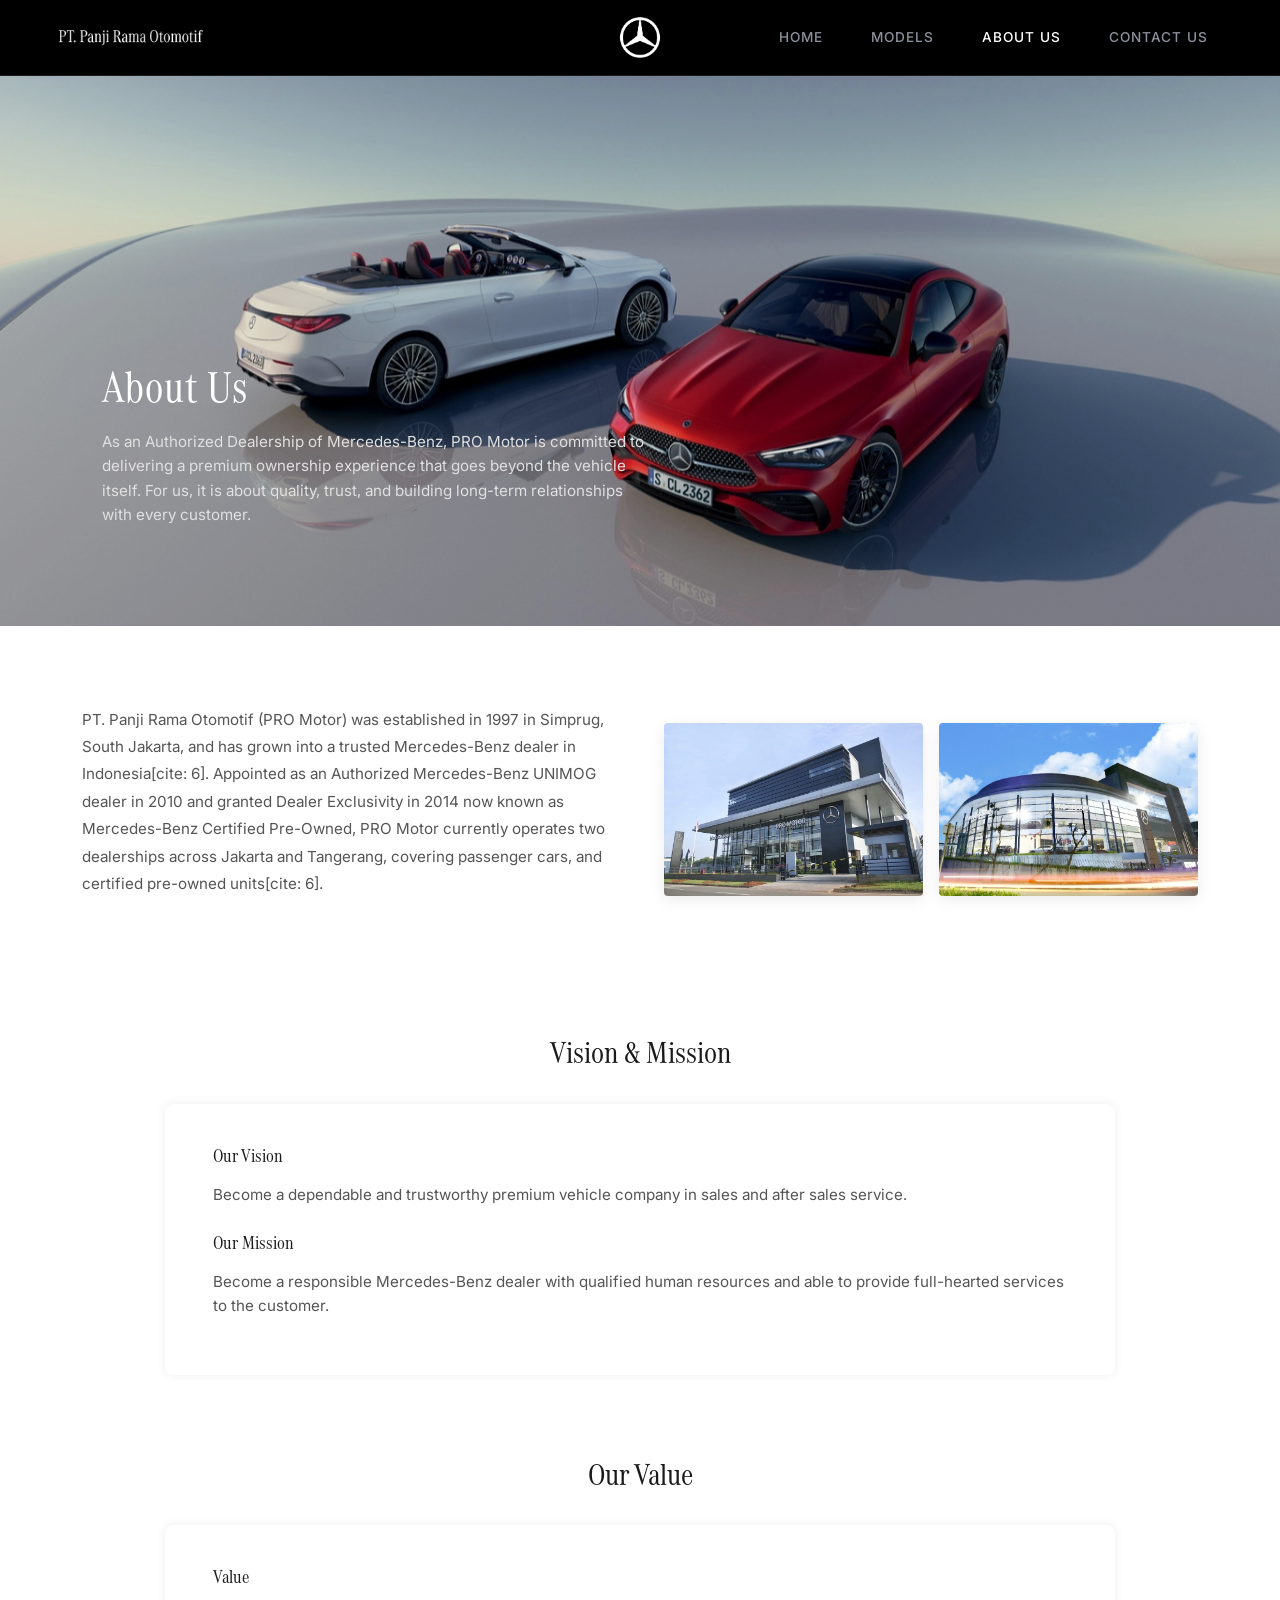
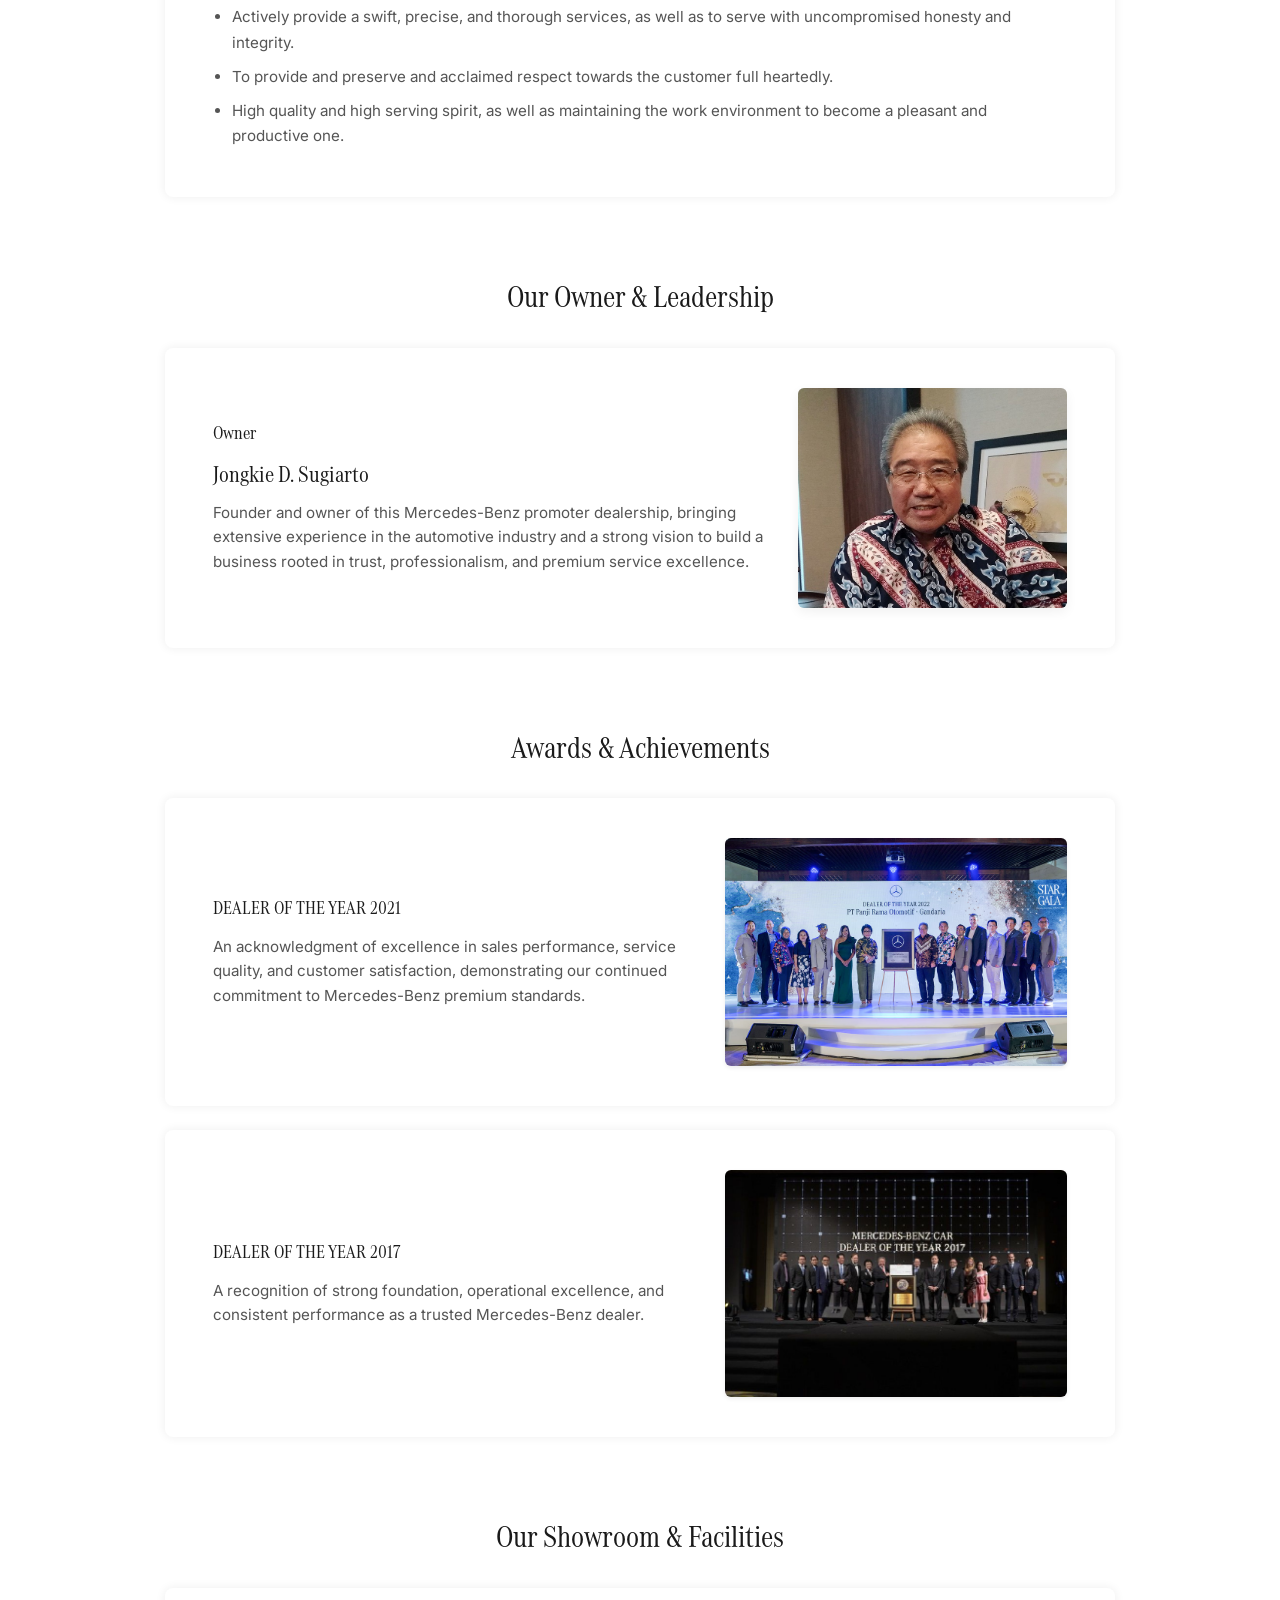
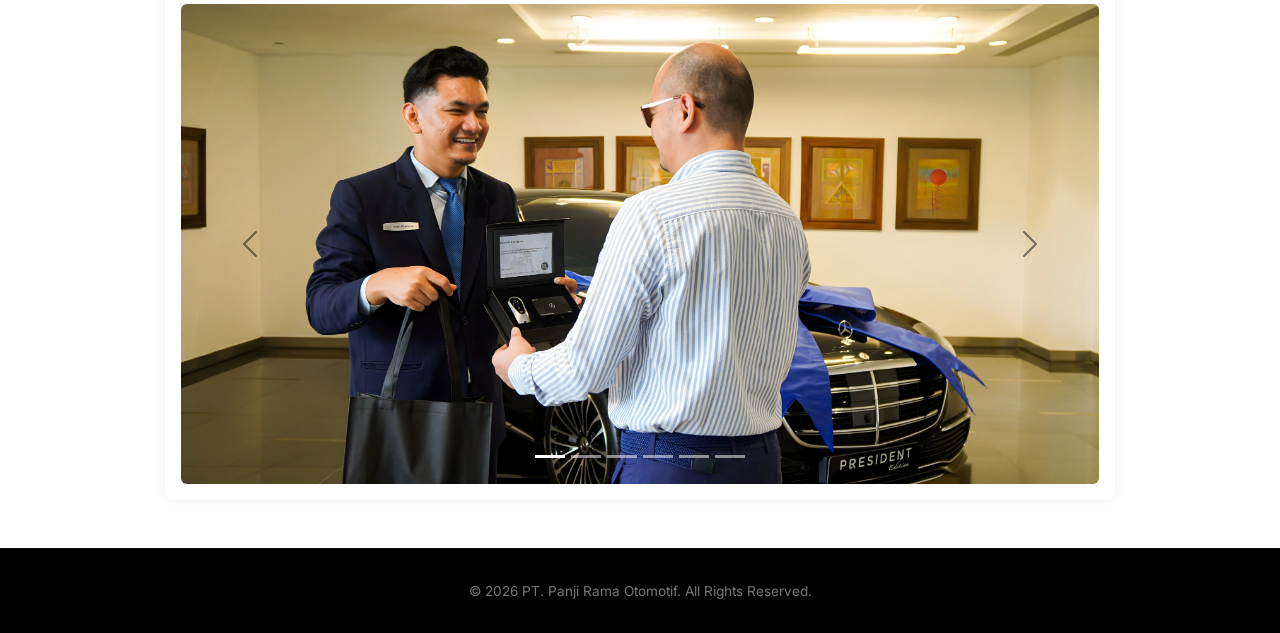
<file: about.html>
<!DOCTYPE html>
<html lang="id">
<head>
    <meta charset="UTF-8">
    <meta name="viewport" content="width=device-width, initial-scale=1.0">
    <title>About Us | PT. Panji Rama Otomotif</title>
    <link rel="icon" type="image/png" href="assets/HiRes - Logo PRO Motor.png">
    <!-- Bootstrap 5 CSS -->
    <link href="https://cdn.jsdelivr.net/npm/bootstrap@5.3.2/dist/css/bootstrap.min.css" rel="stylesheet">
    <!-- FontAwesome Icons -->
    <link rel="stylesheet" href="https://cdnjs.cloudflare.com/ajax/libs/font-awesome/6.4.2/css/all.min.css">
    <!-- Google Fonts -->
    <link href="https://fonts.googleapis.com/css2?family=Cinzel:wght@500;700&family=Inter:wght@300;400;500;600&display=swap" rel="stylesheet">
    
    <!-- Multi-CSS Setup: Global/Home CSS first, then About-specific CSS -->
    <link rel="stylesheet" href="style.css">
    <link rel="stylesheet" href="about.css">
</head>
<body id="about-page">

    <!-- Navbar (Konsisten dengan Home & Models) -->
    <nav class="navbar navbar-expand-lg navbar-custom sticky-top">
        <div class="container-fluid px-4">
            <a class="navbar-brand d-flex align-items-center gap-2" href="index.html">
                <img src="assets/proputih.png" style="width: 150px;" alt="logo promotor">
            </a>

            <div class="d-none d-lg-flex position-absolute start-50 translate-middle-x">
                <img src="assets/LOGOSTAR-WHITE.png" style="width: 45px;" alt="logo star">
            </div>

            <div class="d-flex align-items-center gap-3 d-lg-none">
                <img src="assets/LOGOSTAR-WHITE.png" style="width: 30px;" alt="logo star">
                <button class="navbar-toggler border-0 shadow-none text-light" type="button" data-bs-toggle="collapse" data-bs-target="#navbarNav">
                    <i class="fa-solid fa-bars fs-4"></i>
                </button>
            </div>
        
           <div class="collapse navbar-collapse justify-content-end" id="navbarNav">
                <ul class="navbar-nav align-items-lg-center gap-lg-3">
                    <li class="nav-item">
                        <a class="nav-link" href="index.html">Home</a>
                    </li>
                    <li class="nav-item">
                        <a class="nav-link" href="models.html">Models</a>
                    </li>
                    <li class="nav-item">
                        <a class="nav-link active" href="about.html">About Us</a>
                    </li>
                    <li class="nav-item">
                        <a class="nav-link" href="contactus.html">Contact Us</a>
                    </li>
                </ul>
            </div>
        </div>
    </nav>

    <!-- Hero Banner Section -->
    <section class="about-hero">
        <img src="assets/banner2.jpg" alt="About Us Banner" onerror="this.src='https://placehold.co/1920x800/1a1a1a/ffffff?text=About+Us+Banner'">
        <div class="about-hero-content">
            <h1 class="about-hero-title">About Us</h1>
            <p class="about-hero-desc">
                As an Authorized Dealership of Mercedes-Benz, PRO Motor is committed to delivering a premium ownership experience that goes beyond the vehicle itself. For us, it is about quality, trust, and building long-term relationships with every customer.
            </p>
        </div>
    </section>

    <!-- Content Section: Company Profile & Dealer Photos -->
    <section class="about-content-section">
        <div class="container py-3">
            <div class="row align-items-center g-5">
                <div class="col-lg-6 about-text">
                    <p>
                        PT. Panji Rama Otomotif (PRO Motor) was established in 1997 in Simprug, South Jakarta, and has grown into a trusted Mercedes-Benz dealer in Indonesia[cite: 6]. Appointed as an Authorized Mercedes-Benz UNIMOG dealer in 2010 and granted Dealer Exclusivity in 2014 now known as Mercedes-Benz Certified Pre-Owned, PRO Motor currently operates two dealerships across Jakarta and Tangerang, covering passenger cars, and certified pre-owned units[cite: 6].
                    </p>
                </div>
                <div class="col-lg-6">
                    <div class="row g-3 dealer-img-container">
                        <div class="col-6">
                            <img src="assets/Gedung-bsd.jpeg" class="img-fluid w-100" alt="Pro-Motor BSD" onerror="this.src='https://placehold.co/400x300/e9ecef/212529?text=Pro-Motor+BSD'">
                        </div>
                        <div class="col-6">
                            <img src="assets/Gedung-gandaria.jpeg" class="img-fluid w-100" alt="Pro-Motor Gandaria" onerror="this.src='https://placehold.co/400x300/e9ecef/212529?text=Pro-Motor+Gandaria'">
                        </div>
                    </div>
                </div>
            </div>
        </div>
    </section>

    <!-- Vision & Mission Section -->
    <section class="about-section-container">
        <div class="container text-center">
            <h2 class="about-section-title">Vision & Mission</h2>
            <div class="content-box text-start">
                <div class="mb-4">
                    <h4 class="box-subheading">Our Vision</h4>
                    <p class="box-text">
                        Become a dependable and trustworthy premium vehicle company in sales and after sales service.
                    </p>
                </div>
                <div>
                    <h4 class="box-subheading">Our Mission</h4>
                    <p class="box-text">
                        Become a responsible Mercedes-Benz dealer with qualified human resources and able to provide full-hearted services to the customer.
                    </p>
                </div>
            </div>
        </div>
    </section>

    <!-- Our Value Section -->
    <section class="about-section-container">
        <div class="container text-center">
            <h2 class="about-section-title">Our Value</h2>
            <div class="content-box text-start">
                <h4 class="box-subheading">Value</h4>
                <ul class="value-list">
                    <li>Actively provide a swift, precise, and thorough services, as well as to serve with uncompromised honesty and integrity.</li>
                    <li>To provide and preserve and acclaimed respect towards the customer full heartedly.</li>
                    <li>High quality and high serving spirit, as well as maintaining the work environment to become a pleasant and productive one.</li>
                </ul>
            </div>
        </div>
    </section>

    <!-- Our Owner & Leadership Section -->
    <section class="about-section-container">
        <div class="container text-center">
            <h2 class="about-section-title">Our Owner & Leadership</h2>
            <div class="content-box text-start">
                <div class="row align-items-center">
                    <div class="col-lg-8 mb-3 mb-lg-0">
                        <h4 class="box-subheading">Owner</h4>
                        <h3 style="font-family: 'MBCorpoATittleCond-Regular', 'Cinzel', serif; font-size: 1.5rem; font-weight: 500; color: #1a1a1a; margin-bottom: 0.75rem;">Jongkie D. Sugiarto</h3>
                        <p class="box-text mb-0">
                            Founder and owner of this Mercedes-Benz promoter dealership, bringing extensive experience in the automotive industry and a strong vision to build a business rooted in trust, professionalism, and premium service excellence.
                        </p>
                    </div>
                    <div class="col-lg-4 text-center">
                        <img src="assets/Bpk-Jongkie-Sugiharto-32.jpeg" class="owner-img" alt="Jongkie D. Sugiarto" onerror="this.src='https://placehold.co/300x350/e9ecef/212529?text=Jongkie+D.+Sugiarto'">
                    </div>
                </div>
            </div>
        </div>
    </section>

    <!-- Awards & Achievements Section -->
    <section class="about-section-container">
        <div class="container text-center">
            <h2 class="about-section-title">Awards & Achievements</h2>
            <div class="content-box text-start mb-4">
                <div class="row align-items-center">
                    <div class="col-lg-7 mb-3 mb-lg-0">
                        <h3 class="box-subheading">DEALER OF THE YEAR 2021</h3>
                        <p class="box-text mb-0">
                            An acknowledgment of excellence in sales performance, service quality, and customer satisfaction, demonstrating our continued commitment to Mercedes-Benz premium standards.
                        </p>
                    </div>
                    <div class="col-lg-5">
                        <img src="assets/DOY-2022.jpg" class="img-fluid rounded shadow-sm" alt="Dealer of the Year 2021" onerror="this.src='https://placehold.co/400x250/e9ecef/212529?text=Dealer+2021'">
                    </div>
                </div>
            </div>
            <div class="content-box text-start">
                <div class="row align-items-center">
                    <div class="col-lg-7 mb-3 mb-lg-0">
                        <h3 class="box-subheading">DEALER OF THE YEAR 2017</h3>
                        <p class="box-text mb-0">
                            A recognition of strong foundation, operational excellence, and consistent performance as a trusted Mercedes-Benz dealer.
                        </p>
                    </div>
                    <div class="col-lg-5">
                        <img src="assets/DOY-2017.jpg" class="img-fluid rounded shadow-sm" alt="Dealer of the Year 2017" onerror="this.src='https://placehold.co/400x250/e9ecef/212529?text=Dealer+2017'">
                    </div>
                </div>
            </div>
        </div>
    </section>

    <!-- Our Showroom & Facilities Carousel Section -->
    <section class="about-section-container pb-5">
        <div class="container text-center">
            <h2 class="about-section-title">Our Showroom & Facilities</h2>
            <div class="content-box p-3">
                <div id="facilityCarousel" class="carousel slide showroom-carousel" data-bs-ride="carousel">
                    <div class="carousel-indicators">
                        <button type="button" data-bs-target="#facilityCarousel" data-bs-slide-to="0" class="active" aria-current="true" aria-label="Slide 1"></button>
                        <button type="button" data-bs-target="#facilityCarousel" data-bs-slide-to="1" aria-label="Slide 2"></button>
                        <button type="button" data-bs-target="#facilityCarousel" data-bs-slide-to="2" aria-label="Slide 3"></button>
                        <button type="button" data-bs-target="#facilityCarousel" data-bs-slide-to="3" aria-label="Slide 4"></button>
                        <button type="button" data-bs-target="#facilityCarousel" data-bs-slide-to="4" aria-label="Slide 5"></button>
                        <button type="button" data-bs-target="#facilityCarousel" data-bs-slide-to="5" aria-label="Slide 6"></button>


                    </div>
                    <div class="carousel-inner">
                        <div class="carousel-item active">
                            <img src="assets/16.-DELIVERY-ROOM.webp" class="d-block w-100 rounded" alt="Showroom Facility 1" onerror="this.src='https://placehold.co/900x500/1a1a1a/ffffff?text=Showroom+Facility+1'">
                        </div>
                        <div class="carousel-item">
                            <img src="assets/11-DSC07787.webp" class="d-block w-100 rounded" alt="Showroom Facility 2" onerror="this.src='https://placehold.co/900x500/1a1a1a/ffffff?text=Showroom+Facility+2'">
                        </div>
                        <div class="carousel-item">
                            <img src="assets/18.-WORKING-BAY.webp" class="d-block w-100 rounded" alt="Showroom Facility 3" onerror="this.src='https://placehold.co/900x500/1a1a1a/ffffff?text=Showroom+Facility+3'">
                        </div>
                        <div class="carousel-item">
                            <img src="assets/9-DSC07815.webp" class="d-block w-100 rounded" alt="Showroom Facility 3" onerror="this.src='https://placehold.co/900x500/1a1a1a/ffffff?text=Showroom+Facility+3'">
                        </div>
                        <div class="carousel-item">
                            <img src="assets/8-DSC07834.webp" class="d-block w-100 rounded" alt="Showroom Facility 3" onerror="this.src='https://placehold.co/900x500/1a1a1a/ffffff?text=Showroom+Facility+3'">
                        </div>
                        <div class="carousel-item">
                            <img src="assets/7-DSC07854.webp" class="d-block w-100 rounded" alt="Showroom Facility 3" onerror="this.src='https://placehold.co/900x500/1a1a1a/ffffff?text=Showroom+Facility+3'">
                        </div>
                    </div>
                    <button class="carousel-control-prev" type="button" data-bs-target="#facilityCarousel" data-bs-slide="prev">
                        <span class="carousel-control-prev-icon" aria-hidden="true"></span>
                        <span class="visually-hidden">Previous</span>
                    </button>
                    <button class="carousel-control-next" type="button" data-bs-target="#facilityCarousel" data-bs-slide="next">
                        <span class="carousel-control-next-icon" aria-hidden="true"></span>
                        <span class="visually-hidden">Next</span>
                    </button>
                </div>
            </div>
        </div>
    </section>

    <!-- Footer (Konsisten dengan Home & Models) -->
    <footer>
        <div class="container text-center">
            <p class="mb-0">&copy; 2026 PT. Panji Rama Otomotif. All Rights Reserved.</p>
        </div>
    </footer>

    <!-- Bootstrap JS Bundle -->
    <script src="https://cdn.jsdelivr.net/npm/bootstrap@5.3.2/dist/js/bootstrap.bundle.min.js"></script>
</body>
</html>
</file>
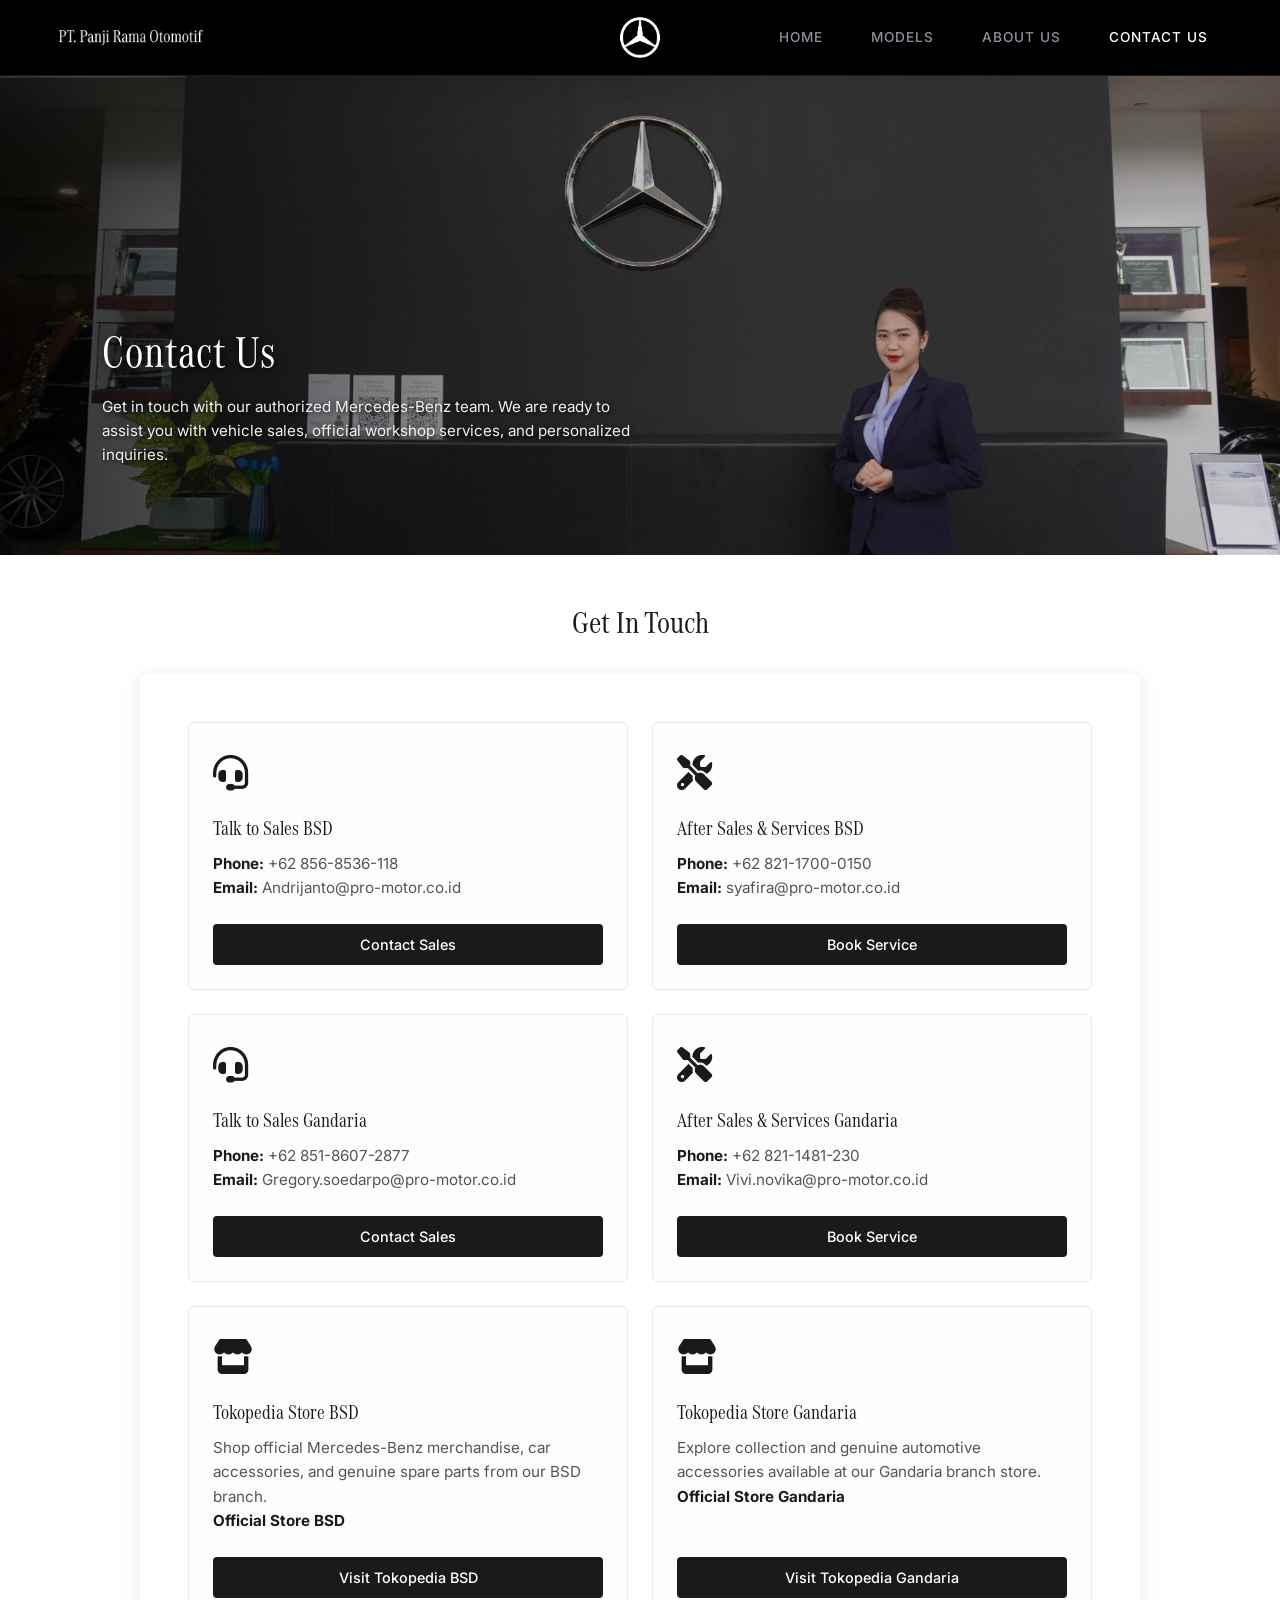
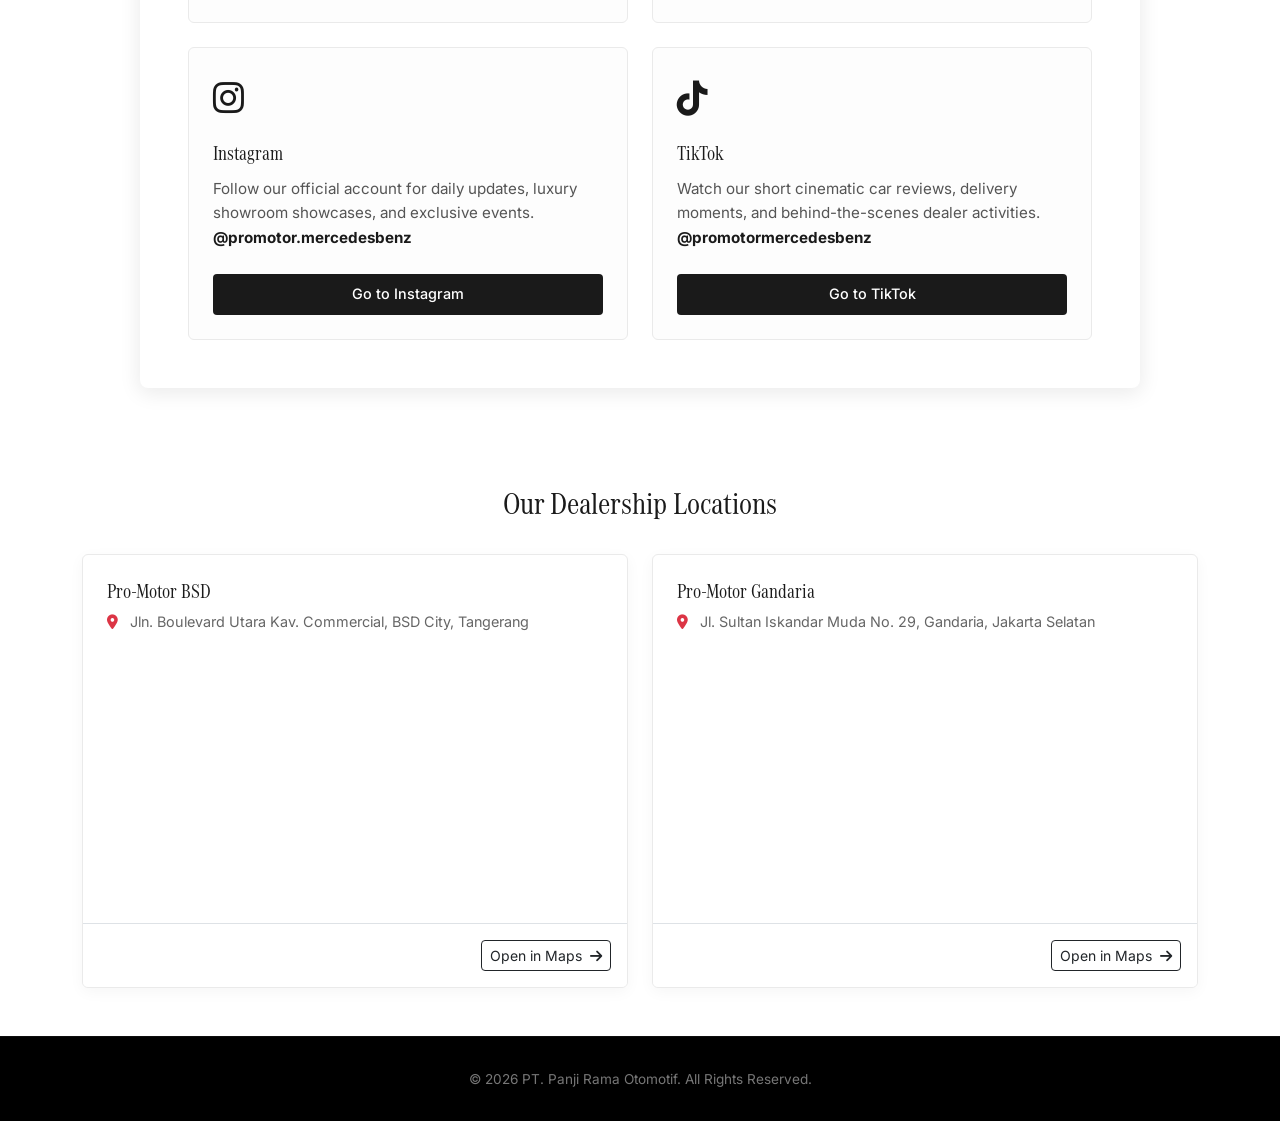
<file: contactus.html>
<!DOCTYPE html>
<html lang="id">
<head>
    <meta charset="UTF-8">
    <meta name="viewport" content="width=device-width, initial-scale=1.0">
    <title>Contact Us | PT. Panji Rama Otomotif</title>
    <link rel="icon" type="image/png" href="assets/HiRes - Logo PRO Motor.png">
    <!-- Bootstrap 5 CSS -->
    <link href="https://cdn.jsdelivr.net/npm/bootstrap@5.3.2/dist/css/bootstrap.min.css" rel="stylesheet">
    <!-- FontAwesome Icons -->
    <link rel="stylesheet" href="https://cdnjs.cloudflare.com/ajax/libs/font-awesome/6.4.2/css/all.min.css">
    <!-- Google Fonts -->
    <link href="https://fonts.googleapis.com/css2?family=Cinzel:wght@500;700&family=Inter:wght@300;400;500;600&display=swap" rel="stylesheet">
    
    <!-- Multi-CSS Setup: Global/Home CSS first, then Contact-specific CSS -->
    <link rel="stylesheet" href="style.css">
    <link rel="stylesheet" href="contactus.css">
</head>
<body id="contact-page">

    <!-- Navbar (Konsisten dengan Home, Models, & About) -->
    <nav class="navbar navbar-expand-lg navbar-custom sticky-top">
        <div class="container-fluid px-4">
            <a class="navbar-brand d-flex align-items-center gap-2" href="index.html">
                <img src="assets/proputih.png" style="width: 150px;" alt="logo promotor">
            </a>

            <div class="d-none d-lg-flex position-absolute start-50 translate-middle-x">
                <img src="assets/LOGOSTAR-WHITE.png" style="width: 45px;" alt="logo star">
            </div>

            <div class="d-flex align-items-center gap-3 d-lg-none">
                <img src="assets/LOGOSTAR-WHITE.png" style="width: 30px;" alt="logo star">
                <button class="navbar-toggler border-0 shadow-none text-light" type="button" data-bs-toggle="collapse" data-bs-target="#navbarNav">
                    <i class="fa-solid fa-bars fs-4"></i>
                </button>
            </div>
        
           <div class="collapse navbar-collapse justify-content-end" id="navbarNav">
                <ul class="navbar-nav align-items-lg-center gap-lg-3">
                    <li class="nav-item">
                        <a class="nav-link" href="index.html">Home</a>
                    </li>
                    <li class="nav-item">
                        <a class="nav-link" href="models.html">Models</a>
                    </li>
                    <li class="nav-item">
                        <a class="nav-link" href="about.html">About Us</a>
                    </li>
                    <li class="nav-item">
                        <a class="nav-link active" href="contactus.html">Contact Us</a>
                    </li>
                </ul>
            </div>
        </div>
    </nav>

    <!-- Hero Banner Section -->
    <section class="contact-hero">
        <img src="assets/contactus.webp" alt="Contact Us Banner" onerror="this.src='https://placehold.co/1920x800/1a1a1a/ffffff?text=Contact+Us+Banner'">
        <div class="contact-hero-content">
            <h1 class="contact-hero-title">Contact Us</h1>
            <p class="contact-hero-desc">
                Get in touch with our authorized Mercedes-Benz team. We are ready to assist you with vehicle sales, official workshop services, and personalized inquiries.
            </p>
        </div>
    </section>

    <!-- Main Contact Channels Section -->
    <section class="contact-section-container">
        <div class="container">
            <h2 class="contact-section-title">Get In Touch</h2>
            
            <div class="contact-main-box">
                <div class="row g-4">
                    <!-- Talk to Sales -->
                    <div class="col-md-6">
                        <div class="contact-channel-item">
                            <div>
                                <div class="channel-icon"><i class="fa-solid fa-headset"></i></div>
                                <h3 class="channel-title">Talk to Sales BSD</h3>
                                <p class="channel-info">
                                    <strong>Phone:</strong> +62 856-8536-118<br>
                                    <strong>Email:</strong> Andrijanto@pro-motor.co.id
                                </p>
                            </div>
                            <a href="https://wa.me/628568536118?text=Halo%20PT.%20Panji%20Rama%20Otomotif,%20saya%20tertarik%20untuk%20berkonsultasi%20mengenai%20penjualan%20unit%20Mercedes-Benz." target="_blank" class="btn-contact-action">Contact Sales</a>
                        </div>
                    </div>

                    <!-- Talk to After Sales & Services -->
                    <div class="col-md-6">
                        <div class="contact-channel-item">
                            <div>
                                <div class="channel-icon"><i class="fa-solid fa-screwdriver-wrench"></i></div>
                                <h3 class="channel-title">After Sales & Services BSD</h3>
                                <p class="channel-info">
                                    <strong>Phone:</strong> +62 821-1700-0150<br>
                                    <strong>Email:</strong> syafira@pro-motor.co.id
                                </p>
                            </div>
                            <a href="https://wa.me/6282117000150?text=Halo%20PT.%20Panji%20Rama%20Otomotif,%20saya%20ingin%20melakukan%20booking%20service%20kendaraan." target="_blank" class="btn-contact-action">Book Service</a>
                        </div>
                    </div>

                     <!-- Talk to Sales -->
                    <div class="col-md-6">
                        <div class="contact-channel-item">
                            <div>
                                <div class="channel-icon"><i class="fa-solid fa-headset"></i></div>
                                <h3 class="channel-title">Talk to Sales Gandaria</h3>
                                <p class="channel-info">
                                    <strong>Phone:</strong> +62 851-8607-2877<br>
                                    <strong>Email:</strong> Gregory.soedarpo@pro-motor.co.id
                                </p>
                            </div>
                            <a href="https://wa.me/6285186072877?text=Halo%20PT.%20Panji%20Rama%20Otomotif,%20saya%20tertarik%20untuk%20berkonsultasi%20mengenai%20penjualan%20unit%20Mercedes-Benz." target="_blank" class="btn-contact-action">Contact Sales</a>
                        </div>
                    </div>

                    <!-- Talk to After Sales & Services -->
                    <div class="col-md-6">
                        <div class="contact-channel-item">
                            <div>
                                <div class="channel-icon"><i class="fa-solid fa-screwdriver-wrench"></i></div>
                                <h3 class="channel-title">After Sales & Services Gandaria</h3>
                                <p class="channel-info">
                                    <strong>Phone:</strong> +62 821-1481-230<br>
                                    <strong>Email:</strong> Vivi.novika@pro-motor.co.id
                                </p>
                            </div>
                            <a href="https://wa.me/628211481230?text=Halo%20PT.%20Panji%20Rama%20Otomotif,%20saya%20ingin%20melakukan%20booking%20service%20kendaraan." target="_blank" class="btn-contact-action">Book Service</a>
                        </div>
                    </div>

                    <!-- Tokopedia BSD (NEW) -->
                    <div class="col-md-6">
                        <div class="contact-channel-item">
                            <div>
                                <div class="channel-icon"><i class="fa-solid fa-store"></i></div>
                                <h3 class="channel-title">Tokopedia Store BSD</h3>
                                <p class="channel-info">
                                    Shop official Mercedes-Benz merchandise, car accessories, and genuine spare parts from our BSD branch.<br>
                                    <strong>Official Store BSD</strong>
                                </p>
                            </div>
                            <a href="https://tk.tokopedia.com/ZSgD6cyW5/" target="_blank" class="btn-contact-action">Visit Tokopedia BSD</a>
                        </div>
                    </div>

                    <!-- Tokopedia Gandaria (NEW) -->
                    <div class="col-md-6">
                        <div class="contact-channel-item">
                            <div>
                                <div class="channel-icon"><i class="fa-solid fa-store"></i></div>
                                <h3 class="channel-title">Tokopedia Store Gandaria</h3>
                                <p class="channel-info">
                                    Explore collection and genuine automotive accessories available at our Gandaria branch store.<br>
                                    <strong>Official Store Gandaria</strong>
                                </p>
                            </div>
                            <a href="https://tk.tokopedia.com/ZSg5nK3Nd/" target="_blank" class="btn-contact-action">Visit Tokopedia Gandaria</a>
                        </div>
                    </div>

                    <!-- Instagram -->
                    <div class="col-md-6">
                        <div class="contact-channel-item">
                            <div>
                                <div class="channel-icon"><i class="fa-brands fa-instagram"></i></div>
                                <h3 class="channel-title">Instagram</h3>
                                <p class="channel-info">
                                    Follow our official account for daily updates, luxury showroom showcases, and exclusive events.<br>
                                    <strong>@promotor.mercedesbenz</strong>
                                </p>
                            </div>
                            <a href="https://instagram.com/promotor.mercedesbenz" target="_blank" class="btn-contact-action">Go to Instagram</a>
                        </div>
                    </div>

                    <!-- TikTok -->
                    <div class="col-md-6">
                        <div class="contact-channel-item">
                            <div>
                                <div class="channel-icon"><i class="fa-brands fa-tiktok"></i></div>
                                <h3 class="channel-title">TikTok</h3>
                                <p class="channel-info">
                                    Watch our short cinematic car reviews, delivery moments, and behind-the-scenes dealer activities.<br>
                                    <strong>@promotormercedesbenz</strong>
                                </p>
                            </div>
                            <a href="https://tiktok.com/@promotormercedesbenz" target="_blank" class="btn-contact-action">Go to TikTok</a>
                        </div>
                    </div>
                </div>
            </div>
        </div>
    </section>

    <!-- Dealer Locations & Maps Section -->
    <section class="contact-section-container pb-5">
        <div class="container">
            <h2 class="contact-section-title">Our Dealership Locations</h2>
            
            <div class="row g-4">
                <!-- Pro-Motor BSD -->
                <div class="col-lg-6">
                    <div class="dealer-map-card">
                        <div class="dealer-map-body">
                            <h3 class="dealer-map-title">Pro-Motor BSD</h3>
                            <p class="dealer-address"><i class="fa-solid fa-location-dot text-danger me-2"></i> Jln. Boulevard Utara Kav. Commercial, BSD City, Tangerang</p>
                        </div>
                        <div class="map-container">
                            <iframe src="https://www.google.com/maps/embed?pb=!1m18!1m12!1m3!1d3965.813973518517!2d106.6455857!3d-6.288166!2m3!1f0!2f0!3f0!3m2!1i1024!2i768!4f13.1!3m3!1m2!1s0x2e69fb4306be5121%3A0x7ce3dfdb75ab0e85!2sMercedes-Benz%20BSD%20(PT%20Panji%20Rama%20Otomotif)!5e0!3m2!1sen!2sid!4v1792030734857!5m2!1sen!2sid" width="100%" height="250" style="border:0;" allowfullscreen="" loading="lazy"></iframe>
                        </div>
                        <div class="p-3 bg-white border-top text-end">
                            <a href="https://maps.google.com/?q=Mercedes-Benz+BSD+PT+Panji+Rama+Otomotif" target="_blank" class="btn btn-sm btn-outline-dark">Open in Maps <i class="fa-solid fa-arrow-right ms-1"></i></a>
                        </div>
                    </div>
                </div>

                <!-- Pro-Motor Gandaria -->
                <div class="col-lg-6">
                    <div class="dealer-map-card">
                        <div class="dealer-map-body">
                            <h3 class="dealer-map-title">Pro-Motor Gandaria</h3>
                            <p class="dealer-address"><i class="fa-solid fa-location-dot text-danger me-2"></i> Jl. Sultan Iskandar Muda No. 29, Gandaria, Jakarta Selatan</p>
                        </div>
                        <div class="map-container">
                            <iframe src="https://www.google.com/maps/embed?pb=!1m18!1m12!1m3!1d3966.1249942160534!2d106.78091739999999!3d-6.247255099999999!2m3!1f0!2f0!3f0!3m2!1i1024!2i768!4f13.1!3m3!1m2!1s0x2e69f120ac332367%3A0x8e03ad9f19678663!2sMercedes-Benz%20Jakarta%20Gandaria%20(PT%20Panji%20Rama%20Otomotif)!5e0!3m2!1sen!2sid!4v1792030581483!5m2!1sen!2sid" width="100%" height="250" style="border:0;" allowfullscreen="" loading="lazy"></iframe>
                        </div>
                        <div class="p-3 bg-white border-top text-end">
                            <a href="https://maps.google.com/?q=Mercedes-Benz+Gandaria+PT+Panji+Rama+Otomotif" target="_blank" class="btn btn-sm btn-outline-dark">Open in Maps <i class="fa-solid fa-arrow-right ms-1"></i></a>
                        </div>
                    </div>
                </div>
            </div>
        </div>
    </section>

    <!-- Footer (Konsisten dengan Home, Models, & About) -->
    <footer>
        <div class="container text-center">
            <p class="mb-0">&copy; 2026 PT. Panji Rama Otomotif. All Rights Reserved.</p>
        </div>
    </footer>

    <!-- Bootstrap JS Bundle -->
    <script src="https://cdn.jsdelivr.net/npm/bootstrap@5.3.2/dist/js/bootstrap.bundle.min.js"></script>
</body>
</html>
</file>
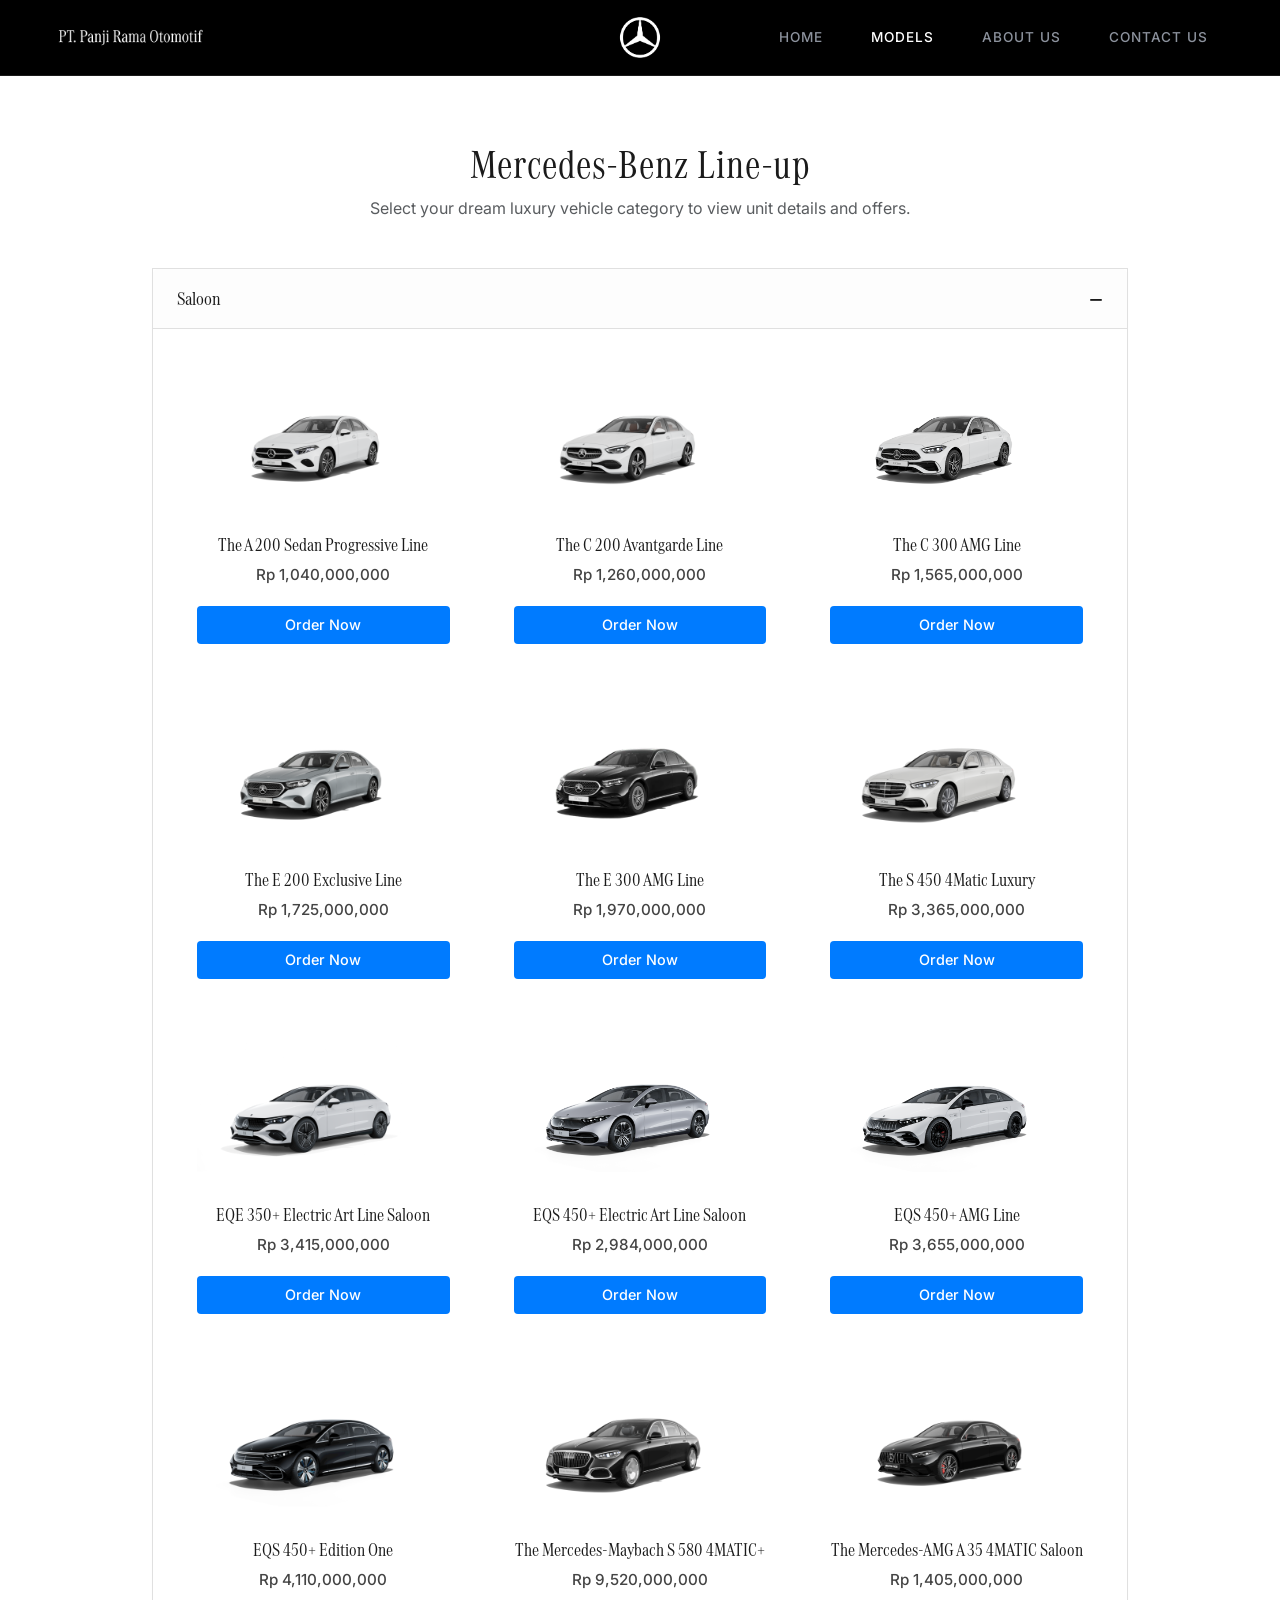
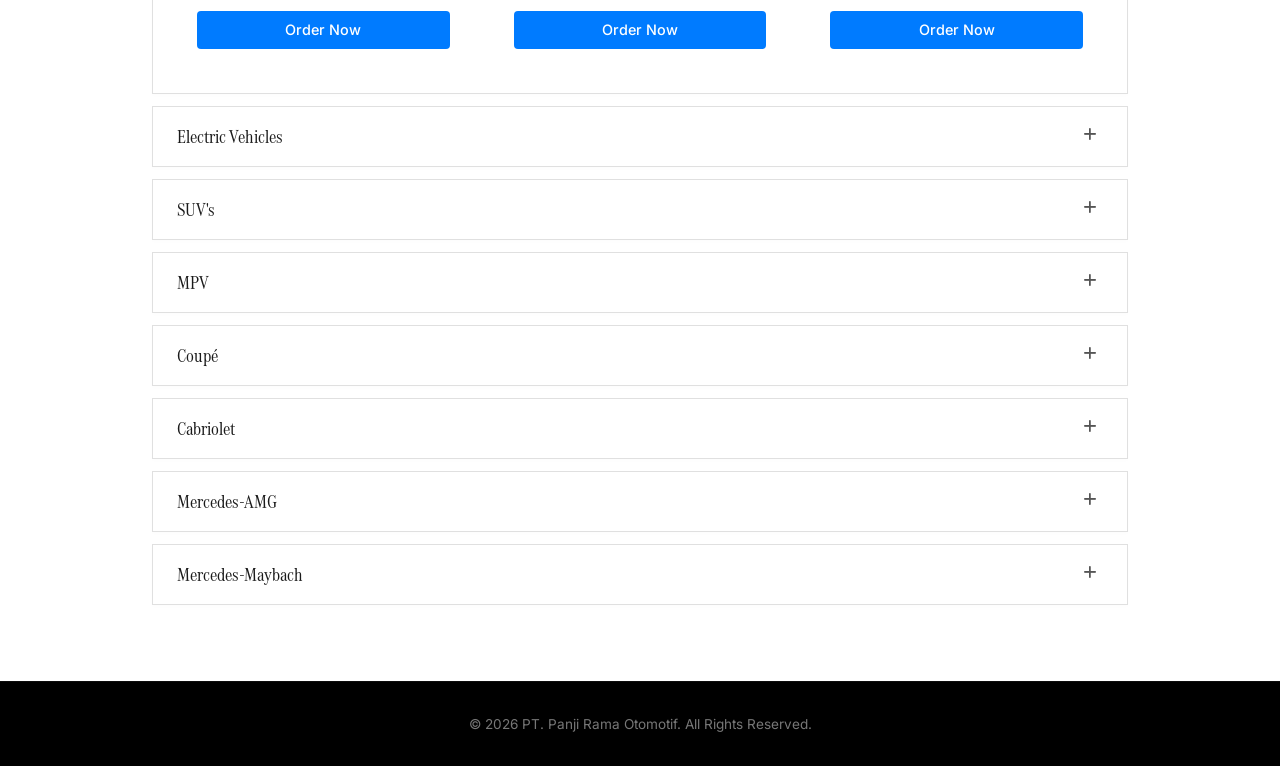
<file: models.html>
<!DOCTYPE html>
<html lang="id">
<head>
    <meta charset="UTF-8">
    <meta name="viewport" content="width=device-width, initial-scale=1.0">
    <title>Models | PT. Panji Rama Otomotif</title>
    <link rel="icon" type="image/png" href="assets/HiRes - Logo PRO Motor.png">
    <!-- Bootstrap 5 CSS -->
    <link href="https://cdn.jsdelivr.net/npm/bootstrap@5.3.2/dist/css/bootstrap.min.css" rel="stylesheet">
    <!-- FontAwesome Icons -->
    <link rel="stylesheet" href="https://cdnjs.cloudflare.com/ajax/libs/font-awesome/6.4.2/css/all.min.css">
    <!-- Google Fonts -->
    <link href="https://fonts.googleapis.com/css2?family=Cinzel:wght@500;700&family=Inter:wght@300;400;500;600&display=swap" rel="stylesheet">
    
    <!-- Multi-CSS Setup: Global/Home CSS first, then Models-specific CSS -->
    <link rel="stylesheet" href="style.css">
    <link rel="stylesheet" href="models.css">
</head>
<body id="models-page">

    <!-- Navbar (Sama persis dengan Home) -->
    <nav class="navbar navbar-expand-lg navbar-custom sticky-top">
        <div class="container-fluid px-4">
            <a class="navbar-brand d-flex align-items-center gap-2" href="index.html">
                <img src="assets/proputih.png" style="width: 150px;" alt="logo promotor">
            </a>

            <div class="d-none d-lg-flex position-absolute start-50 translate-middle-x">
                <img src="assets/LOGOSTAR-WHITE.png" style="width: 45px;" alt="logo star">
            </div>

            <div class="d-flex align-items-center gap-3 d-lg-none">
                <img src="assets/LOGOSTAR-WHITE.png" style="width: 30px;" alt="logo star">
                <button class="navbar-toggler border-0 shadow-none text-light" type="button" data-bs-toggle="collapse" data-bs-target="#navbarNav">
                    <i class="fa-solid fa-bars fs-4"></i>
                </button>
            </div>
        
           <div class="collapse navbar-collapse justify-content-end" id="navbarNav">
                <ul class="navbar-nav align-items-lg-center gap-lg-3">
                    <li class="nav-item">
                        <a class="nav-link" href="index.html">Home</a>
                    </li>
                    <li class="nav-item">
                        <a class="nav-link active" href="models.html">Models</a>
                    </li>
                    <li class="nav-item">
                        <a class="nav-link" href="about.html">About Us</a>
                    </li>
                    <li class="nav-item">
                        <a class="nav-link" href="contactus.html">Contact Us</a>
                    </li>
                </ul>
            </div>
        </div>
    </nav>

    <!-- Models Container Section -->
    <section class="py-5 my-3">
        <div class="container" style="max-width: 1000px;">
            <div class="text-center mb-5">
                <h1 class="models-page-header">Mercedes-Benz Line-up</h1>
                <p class="text-muted">Select your dream luxury vehicle category to view unit details and offers.</p>
            </div>

            <!-- Accordion List for Each Model Category -->
            <div class="accordion" id="modelsAccordion">

                <!-- 1. Saloon (12 Cars) -->
                <div class="accordion-item">
                    <h2 class="accordion-header" id="headingSaloon">
                        <button class="accordion-button" type="button" data-bs-toggle="collapse" data-bs-target="#collapseSaloon" aria-expanded="true" aria-controls="collapseSaloon">
                            Saloon
                        </button>
                    </h2>
                    <div id="collapseSaloon" class="accordion-collapse collapse show" aria-labelledby="headingSaloon" data-bs-parent="#modelsAccordion">
                        <div class="accordion-body px-4 py-4">
                            <div class="row g-4">
                                <!-- Generate 12 Cars (3 per row) -->
                                <script>
                                    const saloonCars = [
                                        {name: "The A 200 Sedan Progressive Line", price: "Rp 1,040,000,000", img: "assets/A-CLASS.png"},
                                        {name: "The C 200 Avantgarde Line", price: "Rp 1,260,000,000", img: "assets/C-CLASS.png"},
                                        {name: "The C 300 AMG Line", price: "Rp 1,565,000,000", img: "assets/C-300-AMG.png"},
                                        {name: "The E 200 Exclusive Line", price: "Rp 1,725,000,000", img: "assets/E-CLASS.png"},
                                        {name: "The E 300 AMG Line", price: "Rp 1,970,000,000", img: "assets/E-300-AMG-Line.png"},
                                        {name: "The S 450 4Matic Luxury", price: "Rp 3,365,000,000", img: "assets/S-CLASS.png"},
                                        {name: "EQE 350+ Electric Art Line Saloon​", price: "Rp 3,415,000,000", img: "assets/EQE.png"},
                                        {name: "EQS 450+ Electric Art Line Saloon​", price: "Rp 2,984,000,000", img: "assets/EQS-450-Art-Line.png"},
                                        {name: "EQS 450+ AMG Line​", price: "Rp 3,655,000,000", img: "assets/EQS-AMG-Line.png"},
                                        {name: "EQS 450+ Edition One​", price: "Rp 4,110,000,000", img: "assets/EQS.png"},
                                        {name: "The Mercedes-Maybach S 580 4MATIC+​", price: "Rp 9,520,000,000", img: "assets/MAYBACH-S-CLASS.png"},
                                        {name: "The Mercedes-AMG A 35 4MATIC Saloon​", price: "Rp 1,405,000,000", img: "assets/AMG-A-35.png"}
                                    ];
                                    saloonCars.forEach(car => {
                                        document.write(`
                                            <div class="col-md-4">
                                                <div class="car-card">
                                                    <div>
                                                        <img src="${car.img}" class="img-fluid" alt="${car.name}" onerror="this.src='https://placehold.co/400x250/f8f9fa/212529?text=Mercedes-Benz'">
                                                        <h5 class="car-title">${car.name}</h5>
                                                        <p class="car-price">${car.price}</p>
                                                    </div>
                                                    <a href="https://wa.me/628568536118?text=Halo%20PT.%20Panji%20Rama%20Otomotif,%20saya%20tertarik%20untuk%20Order%20Now%20unit%20${encodeURIComponent(car.name)}" target="_blank" class="btn-order-now">Order Now</a>
                                                </div>
                                            </div>
                                        `);
                                    });
                                </script>
                            </div>
                        </div>
                    </div>
                </div>

                <!-- 2. Electric Vehicles (10 Cars) -->
                <div class="accordion-item">
                    <h2 class="accordion-header" id="headingEV">
                        <button class="accordion-button collapsed" type="button" data-bs-toggle="collapse" data-bs-target="#collapseEV" aria-expanded="false" aria-controls="collapseEV">
                            Electric Vehicles
                        </button>
                    </h2>
                    <div id="collapseEV" class="accordion-collapse collapse" aria-labelledby="headingEV" data-bs-parent="#modelsAccordion">
                        <div class="accordion-body px-4 py-4">
                            <div class="row g-4">
                                <script>
                                    const evCars = [
                                        {name: "The EQA 250 Art Line​", price: "Rp 3,950,000,000", img: "assets/EQA-250-Art-Line.png"},
                                        {name: "The EQB 250 Progressive Line", price: "Rp 1,720,000,000", img: "assets/EQB-250.png"},
                                        {name: "The EQE 350+", price: "Rp 2,415,000,000", img: "assets/EQE.png"},
                                        {name: "EQE 350 4MATIC SUV AMG Line", price: "Rp 2,925,000,000", img: "assets/EQE-SUV.png"},
                                        {name: "The EQS 450+ Electric Art Line", price: "Rp 2,925,000,000", img: "assets/EQS-450-Art-Line.png"},
                                        {name: "The EQS 450+ AMG Line", price: "Rp 3,655,000,000", img: "assets/EQS-AMG-Line.png"},
                                        {name: "EQS 450+ Edition One", price: "Rp 4,110,000,000", img: "assets/EQS.png"},
                                        {name: "The EQS 680 Maybach SUV", price: "Rp 7,790,000,000", img: "assets/MAYBACH-EQS.png"},
                                        {name: "The EQS SUV 450 4Matic", price: "Rp 4,570,000,000", img: "assets/EQS-SUV.png"},
                                        {name: "The G 580 with EQ Technology", price: "Rp 6,560,000,000", img: "assets/G-580.png"}
                                    ];
                                    evCars.forEach(car => {
                                        document.write(`
                                            <div class="col-md-4">
                                                <div class="car-card">
                                                    <div>
                                                        <img src="${car.img}" class="img-fluid" alt="${car.name}" onerror="this.src='https://placehold.co/400x250/f8f9fa/212529?text=Mercedes-Benz+EV'">
                                                        <h5 class="car-title">${car.name}</h5>
                                                        <p class="car-price">${car.price}</p>
                                                    </div>
                                                    <a href="https://wa.me/628568536118?text=Halo%20PT.%20Panji%20Rama%20Otomotif,%20saya%20tertarik%20untuk%20Order%20Now%20unit%20${encodeURIComponent(car.name)}" target="_blank" class="btn-order-now">Order Now</a>
                                                </div>
                                            </div>
                                        `);
                                    });
                                </script>
                            </div>
                        </div>
                    </div>
                </div>

                <!-- 3. SUV's (15 Cars) -->
                <div class="accordion-item">
                    <h2 class="accordion-header" id="headingSUV">
                        <button class="accordion-button collapsed" type="button" data-bs-toggle="collapse" data-bs-target="#collapseSUV" aria-expanded="false" aria-controls="collapseSUV">
                            SUV's
                        </button>
                    </h2>
                    <div id="collapseSUV" class="accordion-collapse collapse" aria-labelledby="headingSUV" data-bs-parent="#modelsAccordion">
                        <div class="accordion-body px-4 py-4">
                            <div class="row g-4">
                                <script>
                                    const suvCars = [
                                        {name: "TThe GLA 200 AMG Line​​", price: "Rp 1,260,000,000", img: "assets/GLA.png"},
                                        {name: "The GLB 200 AMG Line​", price: "Rp 1,490,000,000", img: "assets/GLB.png"},
                                        {name: "The GLC 200 4Matic AMG Line", price: "Rp 1,580,000,000", img: "assets/GLC.png"},
                                        {name: "The GLE 450 4MATIC AMG Line​", price: "Rp 2,435,000,000", img: "assets/GLE.png"},
                                        {name: "The GLS 450 4MATIC AMG Line​", price: "Rp 3,185,000,000", img: "assets/GLS.png"},
                                        {name: "EQA 250+ Art Line​", price: "Rp 3,950,000,000", img: "assets/EQA-250-Art-Line.png"},
                                        {name: "EQB 250+ Progressive Line​", price: "Rp 1,725,000,000", img: "assets/EQB-250.png"},
                                        {name: "EQE 350 4MATIC SUV AMG Line​", price: "Rp 2,925,000,000", img: "assets/EQE-SUV.png"},
                                        {name: "EQS 450 4MATIC AMG Line SUV​", price: "Rp 3,655,000,000", img: "assets/EQS-SUV.png"},
                                        {name: "The Mercedes-AMG GLA 35 4MATIC​", price: "Rp 1,550,000,000", img: "assets/AMG-GLA-35.png"},
                                        {name: "The Mercedes-AMG G 63​", price: "Rp 1,350,000,000", img: "assets/G-63-AMG.png"},
                                        {name: "The G 500 Professional Line​", price: "Rp 6,860,000,000", img: "assets/G-500.png"},
                                        {name: "The all-new electric G 580 ​", price: "Rp 6,560,000,000", img: "assets/G-580.png"},
                                        {name: "Mercedes-Maybach GLS 600 4MATIC​", price: "Rp 10,500,000,000", img: "assets/GLS-MAYBACH.png"},
                                        {name: "Mercedes-Maybach EQS 680 SUV​", price: "Rp 7,790,000,000", img: "assets/EQS-680-SUV.png"}
                                    ];
                                    suvCars.forEach(car => {
                                        document.write(`
                                            <div class="col-md-4">
                                                <div class="car-card">
                                                    <div>
                                                        <img src="${car.img}" class="img-fluid" alt="${car.name}" onerror="this.src='https://placehold.co/400x250/f8f9fa/212529?text=Mercedes-Benz+SUV'">
                                                        <h5 class="car-title">${car.name}</h5>
                                                        <p class="car-price">${car.price}</p>
                                                    </div>
                                                    <a href="https://wa.me/628568536118?text=Halo%20PT.%20Panji%20Rama%20Otomotif,%20saya%20tertarik%20untuk%20Order%20Now%20unit%20${encodeURIComponent(car.name)}" target="_blank" class="btn-order-now">Order Now</a>
                                                </div>
                                            </div>
                                        `);
                                    });
                                </script>
                            </div>
                        </div>
                    </div>
                </div>

                <!-- 4. MPV (1 Car) -->
                <div class="accordion-item">
                    <h2 class="accordion-header" id="headingMPV">
                        <button class="accordion-button collapsed" type="button" data-bs-toggle="collapse" data-bs-target="#collapseMPV" aria-expanded="false" aria-controls="collapseMPV">
                            MPV
                        </button>
                    </h2>
                    <div id="collapseMPV" class="accordion-collapse collapse" aria-labelledby="headingMPV" data-bs-parent="#modelsAccordion">
                        <div class="accordion-body px-4 py-4">
                            <div class="row g-4">
                                <div class="col-md-4">
                                    <div class="car-card">
                                        <div>
                                            <img src="assets/V-CLASS.png" class="img-fluid" alt="Mercedes-Benz V-Class" onerror="this.src='https://placehold.co/400x250/f8f9fa/212529?text=V-Class'">
                                            <h5 class="car-title">The V 250 Avantgadre Line​</h5>
                                            <p class="car-price">Rp 1,995,000,000</p>
                                        </div>
                                        <a href="https://wa.me/628568536118?text=Halo%20PT.%20Panji%20Rama%20Otomotif,%20saya%20tertarik%20untuk%20Order%20Now%20unit%20The%20V%20250%20Avantgarde%20Line" target="_blank" class="btn-order-now">Order Now</a>
                                    </div>
                                </div>
                            </div>
                        </div>
                    </div>
                </div>

                <!-- 5. Coupé (2 Cars) -->
                <div class="accordion-item">
                    <h2 class="accordion-header" id="headingCoupe">
                        <button class="accordion-button collapsed" type="button" data-bs-toggle="collapse" data-bs-target="#collapseCoupe" aria-expanded="false" aria-controls="collapseCoupe">
                            Coupé
                        </button>
                    </h2>
                    <div id="collapseCoupe" class="accordion-collapse collapse" aria-labelledby="headingCoupe" data-bs-parent="#modelsAccordion">
                        <div class="accordion-body px-4 py-4">
                            <div class="row g-4">
                                <div class="col-md-4">
                                    <div class="car-card">
                                        <div>
                                            <img src="assets/CLE-300-AMG-Line.avif" class="img-fluid" alt="CLE 300 Coupe" onerror="this.src='https://placehold.co/400x250/f8f9fa/212529?text=CLE+Coupe'">
                                            <h5 class="car-title">The CLE 300 4MATIC AMG Line Coupé​</h5>
                                            <p class="car-price">Rp 2,580,000,000</p>
                                        </div>
                                        <a href="https://wa.me/628568536118?text=Halo%20PT.%20Panji%20Rama%20Otomotif,%20saya%20tertarik%20untuk%20Order%20Now%20unit%20The%20CLE%20300%20Coupe" target="_blank" class="btn-order-now">Order Now</a>
                                    </div>
                                </div>
                                <div class="col-md-4">
                                    <div class="car-card">
                                        <div>
                                            <img src="assets/CLA.png" class="img-fluid" alt="AMG GT Coupe" onerror="this.src='https://placehold.co/400x250/f8f9fa/212529?text=AMG+GT+Coupe'">
                                            <h5 class="car-title">The CLA 200 AMG Line​</h5>
                                            <p class="car-price">Rp 1,265,000,000</p>
                                        </div>
                                        <a href="https://wa.me/628568536118?text=Halo%20PT.%20Panji%20Rama%20Otomotif,%20saya%20tertarik%20untuk%20Order%20Now%20unit%20Mercedes-AMG%20GT%2055" target="_blank" class="btn-order-now">Order Now</a>
                                    </div>
                                </div>
                            </div>
                        </div>
                    </div>
                </div>

                <!-- 6. Cabriolet (1 Car) -->
                <div class="accordion-item">
                    <h2 class="accordion-header" id="headingCabriolet">
                        <button class="accordion-button collapsed" type="button" data-bs-toggle="collapse" data-bs-target="#collapseCabriolet" aria-expanded="false" aria-controls="collapseCabriolet">
                            Cabriolet
                        </button>
                    </h2>
                    <div id="collapseCabriolet" class="accordion-collapse collapse" aria-labelledby="headingCabriolet" data-bs-parent="#modelsAccordion">
                        <div class="accordion-body px-4 py-4">
                            <div class="row g-4">
                                <div class="col-md-4">
                                    <div class="car-card">
                                        <div>
                                            <img src="assets/CLE-53-Cabriolet.png" class="img-fluid" alt="AMG SL 43" onerror="this.src='https://placehold.co/400x250/f8f9fa/212529?text=AMG+SL+43'">
                                            <h5 class="car-title">The Mercedes-AMG CLE 53 4MATIC+ Cabriolet​</h5>
                                            <p class="car-price">Rp 3,405,000,000</p>
                                        </div>
                                        <a href="https://wa.me/628568536118?text=Halo%20PT.%20Panji%20Rama%20Otomotif,%20saya%20tertarik%20untuk%20Order%20Now%20unit%20Mercedes-AMG%20CLE%2053" target="_blank" class="btn-order-now">Order Now</a>
                                    </div>
                                </div>
                                <div class="col-md-4">
                                    <div class="car-card">
                                        <div>
                                            <img src="assets/SL-43.png" class="img-fluid" alt="AMG SL 43" onerror="this.src='https://placehold.co/400x250/f8f9fa/212529?text=AMG+SL+43'">
                                            <h5 class="car-title">The Mercedes-AMG CLE 53 4MATIC+ Cabriolet​</h5>
                                            <p class="car-price">Rp 4,360,000,000</p>
                                        </div>
                                        <a href="https://wa.me/628568536118?text=Halo%20PT.%20Panji%20Rama%20Otomotif,%20saya%20tertarik%20untuk%20Order%20Now%20unit%20Mercedes-AMG%20SL%2043" target="_blank" class="btn-order-now">Order Now</a>
                                    </div>
                                </div>
                            </div>
                        </div>
                    </div>
                </div>

                <!-- 7. Mercedes-AMG (4 Cars) -->
                <div class="accordion-item">
                    <h2 class="accordion-header" id="headingAMG">
                        <button class="accordion-button collapsed" type="button" data-bs-toggle="collapse" data-bs-target="#collapseAMG" aria-expanded="false" aria-controls="collapseAMG">
                            Mercedes-AMG
                        </button>
                    </h2>
                    <div id="collapseAMG" class="accordion-collapse collapse" aria-labelledby="headingAMG" data-bs-parent="#modelsAccordion">
                        <div class="accordion-body px-4 py-4">
                            <div class="row g-4">
                                <script>
                                    const amgCars = [
                                        {name: "Mercedes-AMG A 35 4Matic", price: "Rp 1,405,000,000", img: "assets/AMG-A-35.png"},
                                        {name: "Mercedes-AMG GLA 35", price: "Rp 1,550,000,000", img: "assets/AMG-GLA-35.png"},
                                        {name: "The Mercedes-AMG C 63 S E-Performance​", price: "Rp 3,300,000,000", img: "assets/C-63.png"},
                                        {name: "The Mercedes-AMG GT 63 PRO​", price: "Rp 9,800,000,000", img: "assets/GT-63-PRO.png"},
                                        {name: "The Mercedes-AMG SL 43​", price: "Rp 4,360,000,000", img: "assets/SL-43.png"},                                       
                                        {name: "The Mercedes-AMG CLE 53 4MATIC+ Cabriolet​", price: "Rp 3,405,000,000", img: "assets/CLE-53-Cabriolet.png"},
                                        {name: "Mercedes-AMG GLE 53", price: "Rp 3,870,000,000", img: "assets/GLE-53.png"},
                                        {name: "Mercedes-AMG GLC 43", price: "Rp 2,980,000,000", img: "assets/GLC-Coupe.png"},
                                        {name: "The Mercedes-AMG G 63​", price: "Rp 9,950,000,000", img: "assets/G-63-AMG.png"}
                                        
                                    ];
                                    amgCars.forEach(car => {
                                        document.write(`
                                            <div class="col-md-4">
                                                <div class="car-card">
                                                    <div>
                                                        <img src="${car.img}" class="img-fluid" alt="${car.name}" onerror="this.src='https://placehold.co/400x250/f8f9fa/212529?text=Mercedes-AMG'">
                                                        <h5 class="car-title">${car.name}</h5>
                                                        <p class="car-price">${car.price}</p>
                                                    </div>
                                                    <a href="https://wa.me/628568536118?text=Halo%20PT.%20Panji%20Rama%20Otomotif,%20saya%20tertarik%20untuk%20Order%20Now%20unit%20${encodeURIComponent(car.name)}" target="_blank" class="btn-order-now">Order Now</a>
                                                </div>
                                            </div>
                                        `);
                                    });
                                </script>
                            </div>
                        </div>
                    </div>
                </div>

                <!-- 8. Mercedes-Maybach (3 Cars) -->
                <div class="accordion-item">
                    <h2 class="accordion-header" id="headingMaybach">
                        <button class="accordion-button collapsed" type="button" data-bs-toggle="collapse" data-bs-target="#collapseMaybach" aria-expanded="false" aria-controls="collapseMaybach">
                            Mercedes-Maybach
                        </button>
                    </h2>
                    <div id="collapseMaybach" class="accordion-collapse collapse" aria-labelledby="headingMaybach" data-bs-parent="#modelsAccordion">
                        <div class="accordion-body px-4 py-4">
                            <div class="row g-4">
                                <script>
                                    const maybachCars = [
                                        {name: "The Mercedes-Maybach S 580 4MATIC+​", price: "Rp 9,520,000,000​", img: "assets/MAYBACH-S-CLASS.png"},
                                        {name: "Mercedes-Maybach GLS 600", price: "Rp 10,500,000,000", img: "assets/MAYBACH-EQS.png"},
                                        {name: "Mercedes-Maybach EQS 680 SUV", price: "Rp 7,790,000,000", img: "assets/EQS-680-SUV.png"}
                                    ];
                                    maybachCars.forEach(car => {
                                        document.write(`
                                            <div class="col-md-4">
                                                <div class="car-card">
                                                    <div>
                                                        <img src="${car.img}" class="img-fluid" alt="${car.name}" onerror="this.src='https://placehold.co/400x250/f8f9fa/212529?text=Mercedes-Maybach'">
                                                        <h5 class="car-title">${car.name}</h5>
                                                        <p class="car-price">${car.price}</p>
                                                    </div>
                                                    <a href="https://wa.me/628568536118?text=Halo%20PT.%20Panji%20Rama%20Otomotif,%20saya%20tertarik%20untuk%20Order%20Now%20unit%20${encodeURIComponent(car.name)}" target="_blank" class="btn-order-now">Order Now</a>
                                                </div>
                                            </div>
                                        `);
                                    });
                                </script>
                            </div>
                        </div>
                    </div>
                </div>

            </div>
        </div>
    </section>

    <!-- Footer (Sama persis dengan Home) -->
    <footer>
        <div class="container text-center">
            <p class="mb-0">&copy; 2026 PT. Panji Rama Otomotif. All Rights Reserved.</p>
        </div>
    </footer>

    <!-- Bootstrap JS Bundle -->
    <script src="https://cdn.jsdelivr.net/npm/bootstrap@5.3.2/dist/js/bootstrap.bundle.min.js"></script>
    <script>
    document.addEventListener("DOMContentLoaded", function() {
        // Cek apakah ada hash di URL (contoh: models.html#saloon)
        if (window.location.hash) {
            const targetId = window.location.hash.substring(1); // ambil kata setelah '#'
            
            // Mapping hash dari home ke target collapse ID di models.html
            const mapping = {
                'saloon': 'collapseSaloon',
                'electric': 'collapseEV',
                'suv': 'collapseSUV',
                'mpv': 'collapseMPV',
                'coupe': 'collapseCoupe',
                'cabriolet': 'collapseCabriolet',
                'amg': 'collapseAMG',
                'maybach': 'collapseMaybach'
            };

            const collapseTargetId = mapping[targetId];
            if (collapseTargetId) {
                // Tutup default accordion pertama (Saloon) kalau yang diminta bukan saloon
                const defaultShow = document.getElementById('collapseSaloon');
                if (defaultShow && targetId !== 'saloon') {
                    defaultShow.classList.remove('show');
                    // Ganti state button utamanya jadi collapsed
                    const defaultBtn = document.querySelector('[data-bs-target="#collapseSaloon"]');
                    if(defaultBtn) defaultBtn.classList.add('collapsed');
                }

                // Buka accordion yang sesuai dengan target hash
                const targetCollapse = document.getElementById(collapseTargetId);
                if (targetCollapse) {
                    targetCollapse.classList.add('show');
                    const targetBtn = document.querySelector(`[data-bs-target="#${collapseTargetId}"]`);
                    if (targetBtn) {
                        targetBtn.classList.remove('collapsed');
                        targetBtn.setAttribute('aria-expanded', 'true');
                    }

                    // Scroll otomatis dengan mulus ke elemen tersebut
                    setTimeout(() => {
                        targetCollapse.scrollIntoView({ behavior: 'smooth', block: 'center' });
                    }, 200);
                }
            }
        }
    });
</script>
</body>
</html>
</file>
<file: style.css>
:root {
            --bg-dark: #000000;
            --text-gold: #c5a880;
            --card-gray: #6c757d;
        }

        body {
            font-family: 'Inter', sans-serif;
            background-color: #ffffff;
            color: #212529;
            overflow-x: hidden;
        }

        @font-face {
            font-family: 'MBCorpoATittleCond-Regular';
            src: url('fonts/MBCorpoATitleCond-Regular.otf') format('opentype');
            font-weight: 300;
            font-style: normal;
        }



        /* Navbar Styling matching screenshot */
        .navbar-custom {
            background-color: var(--bg-dark);
            padding: 1.2rem 2rem;
            border-bottom: 1px solid rgba(255, 255, 255, 0.1);
        }

        .navbar-custom .navbar-brand {
            font-family: 'Cinzel', serif;
            color: #ffffff;
            font-size: 1.25rem;
            letter-spacing: 0.5px;
        }

        .navbar-custom .nav-link {
            color: #8c929d !important;
            font-size: 0.85rem;
            text-transform: uppercase;
            letter-spacing: 1px;
            font-weight: 500;
            transition: color 0.3s ease;
            padding: 0.5rem 1rem !important;
        }

        .navbar-custom .nav-link:hover,
        .navbar-custom .nav-link.active {
            color: #ffffff !important;
        }

        /* Main Carousel (10 seconds interval) */
        /* Main Carousel (Rasio 16:9 agar tidak terpotong) */
.hero-carousel .carousel-item {
    position: relative;
    width: 100%;
    padding-bottom: 56.25%; /* Rasio 16:9 (9 / 16 = 56.25%) */
    overflow: hidden;
}

.hero-carousel .carousel-item img {
    position: absolute;
    top: 0;
    left: 0;
    width: 100%;
    height: 100%;
    object-fit: contain; /* Memastikan gambar tampil utuh tanpa terpotong */
    filter: brightness(0.9);
}


        /* Models Section */

        /* Mengurangi jarak vertikal antar baris model mobil agar lebih compact */
        .models-section-row, 
        #models .row.align-items-center {
            margin-bottom: 2rem !important;
            padding-bottom: 2rem !important;
        }

/* Mengatur ulang padding section models secara keseluruhan */
        #models {
            padding-top: 3rem !important;
            padding-bottom: 3rem !important;
        }
        .models-header {
            font-family: 'MBCorpoATittleCond-Regular', sans-serif;
            font-weight: 500;
            color: #1a1a1a;
            font-size: 2.2rem;
            letter-spacing: 1px;
        }

        .model-title {
            font-family: 'MBCorpoATittleCond-Regular', sans-serif;
            font-size: 1.75rem;
            font-weight: 300;
            color: #1a1a1a;
        }

        .model-desc {
            color: #555555;
            font-size: 0.95rem;
            line-height: 1.6;
            max-width: 450px;
        }

        .banner-section {
           position: relative;
            width: 100vw;
            left: 50%;
            right: 50%;
            margin-left: -50vw;
            margin-right: -50vw;
            padding-bottom: 37.5%; /* Rasio 1920:720 */
            overflow: hidden;
            background-color: #000;
}

        .banner-section img {
            position: absolute;
            top: 0;
            left: 0;
            width: 100%;
            height: 100%;
            object-fit: cover;
        }

        /* Custom Show More Button */
        .btn-custom-dark {
            background-color: #636e72;
            color: #ffffff;
            border: none;
            padding: 0.55rem 1.75rem;
            font-size: 0.9rem;
            font-weight: 500;
            border-radius: 2px;
            transition: all 0.3s ease;
            text-decoration: none;
            display: inline-block;
        }

        .btn-custom-dark:hover {
            background-color: #2d3436;
            color: #ffffff;
            transform: translateY(-2px);
        }

        /* Sub-carousels styling */
        .sub-carousel img {
            max-height: 280px;
            object-fit: contain;
            transition: transform 0.5s ease;
        }

        .carousel-control-prev-icon,
        .carousel-control-next-icon {
            filter: invert(1);
        }

        /* Contact Section */
        .contact-section {
            background-color: #000000;
            color: #ffffff;
            padding: 5rem 0;
            border-top: 1px solid rgba(255, 255, 255, 0.1);
        }

        .btn-whatsapp {
            background-color: #25d366;
            color: #fff;
            font-weight: 600;
            padding: 0.75rem 2rem;
            border-radius: 50rem;
            transition: all 0.3s ease;
            text-decoration: none;
            display: inline-flex;
            align-items: center;
            gap: 10px;
        }

        .btn-whatsapp:hover {
            background-color: #20ba5a;
            color: #fff;
            box-shadow: 0 8px 20px rgba(37, 211, 102, 0.4);
            transform: translateY(-2px);
        }

        footer {
            background-color: #000000;
            color: #777777;
            font-size: 0.85rem;
            padding: 2rem 0;
            border-top: 1px solid rgba(255, 255, 255, 0.05);
        }
        .carousel, .carousel-inner {
            position: relative;
            width: 100%;
        }
        /* CSS untuk memaksa aspect ratio 16:9 pada Carousel Item */
.carousel-item-fixed-ratio {
  position: relative;
  width: 100%;
  /* Teknik padding-bottom untuk menjaga rasio aspect (9 / 16 = 0.5625 = 56.25%) */
  padding-bottom: 56.25%; 
  overflow: hidden; /* Memastikan gambar yang keluar tidak terlihat */
}

.carousel-item-fixed-ratio img {
  position: absolute;
  top: 0;
  left: 0;
  width: 100%;
  height: 100%;
  /* Gunakan 'object-fit: cover;' agar gambar mengisi penuh area tanpa terdistorsi,
     atau gunakan 'object-fit: contain;' jika gambar harus terlihat seluruhnya meski ada ruang kosong (letterboxing) */
  object-fit: contain; 
}

/* ------------------------------------------------------------- /
/ TAMBAHAN CSS UNTUK LAYOUT OUR SERVICES (ZIG-ZAG 7 FOTO) & MAPS /
/ ------------------------------------------------------------- */

.services-grid {
display: grid;
grid-template-columns: repeat(2, 1fr);
gap: 30px;
}

.service-card {
position: relative;
border-radius: 4px;
overflow: hidden;
box-shadow: 0 4px 15px rgba(0,0,0,0.06);
background: #000;
}

.service-card img {
width: 100%;
height: 380px;
object-fit: cover;
transition: transform 0.6s ease;
opacity: 0.9;
}

.service-card:hover img {
transform: scale(1.03);
opacity: 1;
}

/* Kartu pertama dibuat memanjang ke bawah (vertikal besar) */
.service-card-large {
grid-row: span 2;
}

.service-card-large img {
height: 790px; /* Menyesuaikan tinggi 2 grid sejajar */
}

/* Kartu terakhir full width (span 2 kolom) */
.service-card-full {
grid-column: span 2;
}

.service-card-full img {
height: 420px;
}

/* Teks judul di atas gambar (overlay bawah kiri) */
.service-caption {
position: absolute;
bottom: 0;
left: 0;
right: 0;
padding: 25px;
background: linear-gradient(to top, rgba(0,0,0,0.85) 0%, rgba(0,0,0,0) 100%);
}

.service-title {
font-family: 'MBCorpoATittleCond-Regular', 'Cinzel', serif;
color: #ffffff;
font-size: 1.4rem;
font-weight: 400;
letter-spacing: 0.5px;
margin: 0;
text-shadow: 0 2px 4px rgba(0,0,0,0.5);
}

/* Responsif untuk layar mobile / tablet kecil */
@media (max-width: 992px) {
.services-grid {
grid-template-columns: 1fr;
}
.service-card-large {
grid-row: span 1;
}
.service-card-large img,
.service-card img {
height: 300px;
}
.service-card-full {
grid-column: span 1;
}
}



    /*    @media (min-width: 992px) and (max-width: 1200px) {
     Mengatur jarak menu sebelah kanan agar tidak terlalu dekat dengan tengah 
        .navbar-nav {
        gap: 1rem !important; 
        }*/
    /* Memperkecil sedikit ukuran logo tengah khusus di rentang layar iPad/tablet besar 
        .navbar .position-absolute img {
            width: 35px !important;
        }
        }*/
</file>
<file: about.css>
/* ==========================================================
   ABOUT US PAGE SPECIFIC STYLING (about.css)
   ========================================================== */

/* Hero Banner Section for About Page */
.about-hero {
    position: relative;
    width: 100%;
    overflow: hidden;
    background-color: #000;
}

.about-hero img {
    width: 100%;
    height: auto;
    max-height: 550px;
    object-fit: cover;
    filter: brightness(0.9);
}

.about-hero-content {
    position: absolute;
    bottom: 15%;
    left: 8%;
    color: #ffffff;
    max-width: 550px;
}

.about-hero-title {
    font-family: 'MBCorpoATittleCond-Regular', 'Cinzel', serif;
    font-size: 2.8rem;
    font-weight: 400;
    margin-bottom: 1rem;
    letter-spacing: 1px;
}

.about-hero-desc {
    font-size: 0.95rem;
    line-height: 1.6;
    color: #e0e0e0;
}

/* Content Layout (Text & Dealer Images) */
.about-content-section {
    padding: 4rem 0;
}

.about-text p {
    color: #555555;
    font-size: 0.95rem;
    line-height: 1.8;
}

.dealer-img-container img {
    border-radius: 4px;
    box-shadow: 0 4px 15px rgba(0,0,0,0.08);
    transition: transform 0.3s ease;
}

.dealer-img-container img:hover {
    transform: scale(1.02);
}

/* Section Headings & Box Containers (Centered with controlled width) */
.about-section-container {
    padding: 2.5rem 0;
}

.about-section-title {
    font-family: 'MBCorpoATittleCond-Regular', 'Cinzel', serif;
    font-size: 2rem;
    font-weight: 500;
    color: #1a1a1a;
    margin-bottom: 2rem;
}

.content-box {
    background-color: #ffffff;
    border: none; /* Hapus border garis solid */
    border-radius: 8px; /* Sedikit diluruskan lengkungannya biar mirip */
    padding: 2.5rem 3rem;
    /* Ubah jadi soft shadow yang tipis & menyebar */
    box-shadow: 0 0px 10px 1px rgba(0, 0, 0, 0.06); 
    max-width: 950px;
    margin: 0 auto;
}
.box-subheading {
    font-family: 'MBCorpoATittleCond-Regular', 'Cinzel', serif;
    font-size: 1.2rem;
    font-weight: 500;
    color: #1a1a1a;
    margin-bottom: 1rem;
}

.box-text {
    font-size: 0.95rem;
    color: #555555;
    line-height: 1.6;
}

/* Custom List Style for Our Value */
.value-list {
    padding-left: 1.2rem;
    color: #555555;
    font-size: 0.95rem;
    line-height: 1.7;
    margin-bottom: 0;
}

.value-list li {
    margin-bottom: 0.5rem;
}

/* Owner Section Specific */
.owner-img {
    border-radius: 6px;
    object-fit: cover;
    max-height: 220px;
    width: 100%;
    box-shadow: 0 4px 12px rgba(0,0,0,0.06);
}

/* Carousel Styling for Showroom & Facilities */
.showroom-carousel img {
    border-radius: 4px;
    max-height: 480px;
    object-fit: cover;
}

/* Responsive adjustment */
@media (max-width: 992px) {
    .about-hero-content {
        left: 5%;
        bottom: 10%;
        padding-right: 5%;
    }
    .about-hero-title {
        font-size: 2rem;
    }
    .content-box {
        padding: 2rem;
        margin: 0 15px;
    }
}
</file>
<file: contactus.css>
/* ==========================================================
   CONTACT US PAGE SPECIFIC STYLING (contact.css)
   ========================================================== */

/* Hero Banner Section */
.contact-hero {
    position: relative;
    width: 100%;
    overflow: hidden;
    background-color: #000;
}

.contact-hero img {
    width: 100%;
    height: auto;
    max-height: 550px;
    object-fit: cover;
    filter: brightness(0.85);
}
.contact-hero::before {
    content: "";
    position: absolute;
    top: 0;
    left: 0;
    width: 60%; /* Lebar area gradient di sebelah kiri */
    height: 100%;
    background: linear-gradient(to right, rgba(0, 0, 0, 0.75), rgba(0, 0, 0, 0));
    z-index: 1;
}
.contact-hero-content {
    position: absolute;
    bottom: 15%;
    left: 8%;
    color: #ffffff;
    max-width: 550px;
    z-index: 2; /* Supaya posisinya di atas gradient overlay */
}
.contact-hero-title {
    font-family: 'MBCorpoATittleCond-Regular', 'Cinzel', serif;
    font-size: 2.8rem;
    font-weight: 400;
    margin-bottom: 1rem;
    letter-spacing: 1px;
    /* Tambahan text-shadow yang kuat biar tulisan makin tajam */
    text-shadow: 2px 2px 8px rgba(0, 0, 0, 0.8);
}

.contact-hero-desc {
    font-size: 0.95rem;
    line-height: 1.6;
    color: #f1f1f1;
    /* Text-shadow untuk deskripsi */
    text-shadow: 1px 1px 5px rgba(0, 0, 0, 0.8);
}

/* Section Containers & Boxes */
.contact-section-container {
    padding: 3rem 0;
}

.contact-section-title {
    font-family: 'MBCorpoATittleCond-Regular', 'Cinzel', serif;
    font-size: 2rem;
    font-weight: 500;
    color: #1a1a1a;
    margin-bottom: 2rem;
    text-align: center;
}

.contact-main-box {
    background-color: #ffffff;
    border: none;
    border-radius: 8px;
    padding: 3rem;
    box-shadow: 0 4px 20px 2px rgba(0, 0, 0, 0.08); /* Soft shadow tajam & elegan */
    max-width: 1000px;
    margin: 0 auto;
}

/* Contact Item Column */
.contact-channel-item {
    padding: 1.5rem;
    height: 100%;
    display: flex;
    flex-direction: column;
    justify-content: space-between;
    background: #fdfdfd;
    border: 1px solid #eaeaea;
    border-radius: 6px;
    transition: transform 0.3s ease, box-shadow 0.3s ease;
}

.contact-channel-item:hover {
    transform: translateY(-3px);
    box-shadow: 0 6px 15px rgba(0,0,0,0.05);
}

.channel-icon {
    font-size: 2.2rem;
    color: #1a1a1a;
    margin-bottom: 1rem;
}

.channel-title {
    font-family: 'MBCorpoATittleCond-Regular', 'Cinzel', serif;
    font-size: 1.25rem;
    font-weight: 500;
    color: #1a1a1a;
    margin-bottom: 0.75rem;
}

.channel-info {
    font-size: 0.95rem;
    color: #555;
    margin-bottom: 1.5rem;
    line-height: 1.6;
}

.channel-info strong {
    color: #1a1a1a;
}

/* Action Button */
.btn-contact-action {
    background-color: #1a1a1a;
    color: #ffffff;
    border: none;
    border-radius: 4px;
    padding: 0.6rem 1.5rem;
    font-size: 0.9rem;
    font-weight: 500;
    text-decoration: none;
    transition: background-color 0.2s ease;
    display: inline-block;
    text-align: center;
}

.btn-contact-action:hover {
    background-color: #007bff;
    color: #ffffff;
}

/* Dealer Map Card */
.dealer-map-card {
    background: #fff;
    border: 1px solid #eaeaea;
    border-radius: 6px;
    overflow: hidden;
    box-shadow: 0 4px 15px rgba(0,0,0,0.04);
    height: 100%;
    display: flex;
    flex-direction: column;
    justify-content: space-between;
}

.dealer-map-body {
    padding: 1.5rem;
}

.dealer-map-title {
    font-family: 'MBCorpoATittleCond-Regular', 'Cinzel', serif;
    font-size: 1.25rem;
    font-weight: 500;
    color: #1a1a1a;
    margin-bottom: 0.5rem;
}

.dealer-address {
    font-size: 0.9rem;
    color: #666;
    margin-bottom: 1rem;
}

.map-container {
    width: 100%;
    height: 250px;
    border: 0;
}

/* Responsive */
@media (max-width: 992px) {
    .contact-hero-content {
        left: 5%;
        bottom: 10%;
        padding-right: 5%;
    }
    .contact-hero-title {
        font-size: 2rem;
    }
    .contact-main-box {
        padding: 2rem 1.5rem;
        margin: 0 15px;
    }
}
</file>
<file: models.css>
/* ==========================================================
   MODELS PAGE SPECIFIC STYLING (models.css)
   ========================================================== */

.models-page-header {
    font-family: 'MBCorpoATittleCond-Regular', sans-serif;
    font-size: 2.5rem;
    font-weight: 500;
    color: #1a1a1a;
    letter-spacing: 1px;
}

/* Accordion Custom Styling mimicking the reference image */
.accordion-item {
    border: 1px solid #e0e0e0 !important;
    border-radius: 0 !important;
    margin-bottom: 12px;
    background-color: #ffffff;
    box-shadow: 0 2px 4px rgba(0,0,0,0.01);
}

.accordion-button {
    background-color: #ffffff !important;
    color: #1a1a1a !important;
    font-family: 'MBCorpoATittleCond-Regular', 'Cinzel', serif;
    font-size: 1.2rem;
    font-weight: 500;
    padding: 18px 24px;
    box-shadow: none !important;
}

.accordion-button:not(.collapsed) {
    background-color: #fdfdfd !important;
    border-bottom: 1px solid #e0e0e0;
}

/* Custom Icon Toggle (+ / -) using Bootstrap icon or pseudo elements */
.accordion-button::after {
    background-image: none !important;
    font-family: "Font Awesome 6 Free";
    font-weight: 900;
    content: "\f067"; /* Plus icon */
    font-size: 0.9rem;
    color: #555;
    transition: transform 0.2s ease;
}

.accordion-button:not(.collapsed)::after {
    content: "\f068"; /* Minus icon when expanded */
    color: #1a1a1a;
}

/* Car Card Grid Styling */
.car-card {
    background: #fff;
    padding: 20px;
    text-align: center;
    transition: transform 0.3s ease;
    height: 100%;
    display: flex;
    flex-direction: column;
    justify-content: space-between;
}

.car-card img {
    max-height: 170px;
    object-fit: contain;
    margin-bottom: 1.2rem;
    transition: transform 0.4s ease;
}

.car-card:hover img {
    transform: scale(1.04);
}

.car-title {
    font-family: 'MBCorpoATittleCond-Regular', 'Cinzel', serif;
    font-size: 1.15rem;
    font-weight: 400;
    color: #1a1a1a;
    margin-bottom: 0.5rem;
}

.car-price {
    font-size: 0.95rem;
    color: #444444;
    font-weight: 500;
    margin-bottom: 1.2rem;
}

/* Order Now Button Styling matching the reference */
.btn-order-now {
    background-color: #007bff;
    color: #ffffff;
    border: none;
    border-radius: 4px;
    padding: 0.5rem 1.5rem;
    font-size: 0.9rem;
    font-weight: 500;
    width: 100%;
    text-decoration: none;
    transition: background-color 0.2s ease, transform 0.2s ease;
    display: inline-block;
}

.btn-order-now:hover {
    background-color: #0056b3;
    color: #ffffff;
    transform: translateY(-1px);
}
</file>
